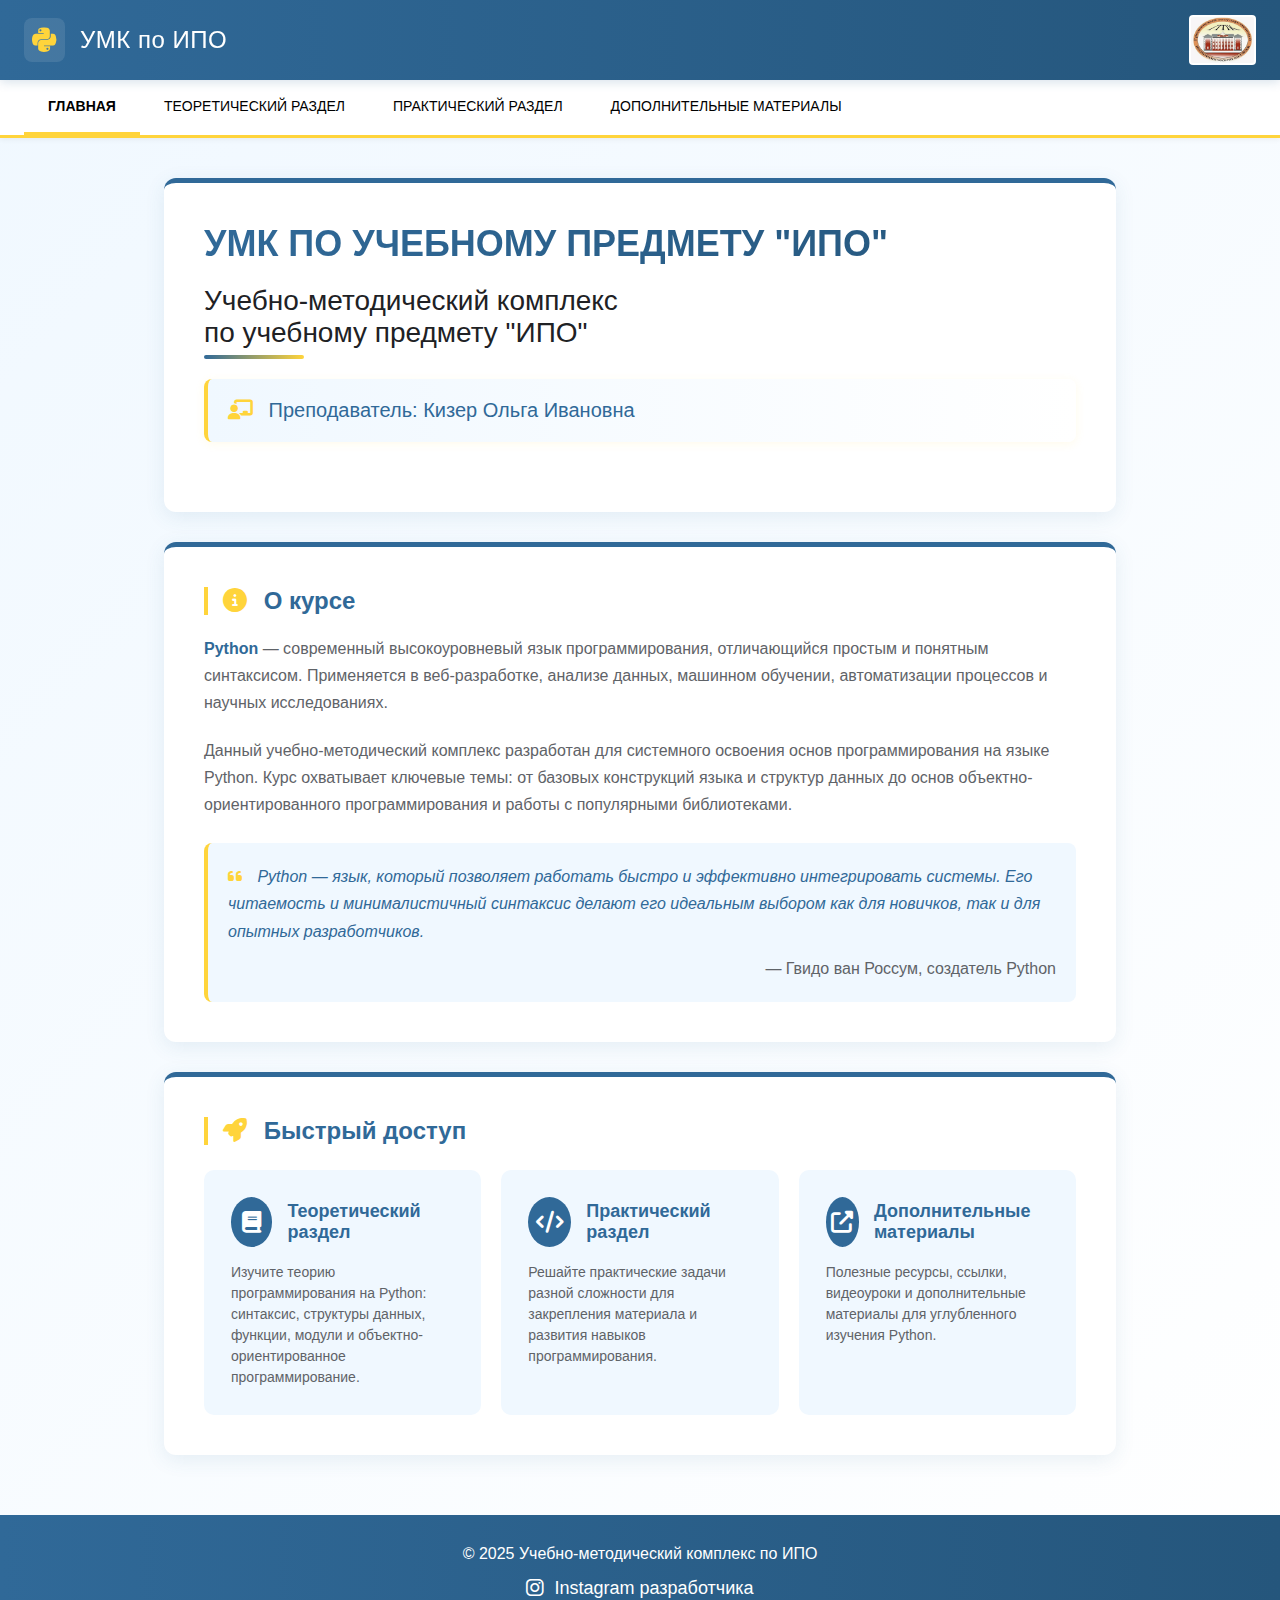
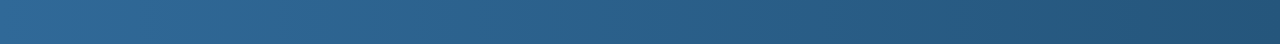
<file: лютый сайт по ИПО/YMK/index.html>
<!DOCTYPE html>
<html lang="ru">
<head>
    <meta charset="UTF-8">
    <meta name="viewport" content="width=device-width, initial-scale=1.0">
    <title>УМК по ИПО - Google Sites</title>
    <link rel="stylesheet" href="https://cdnjs.cloudflare.com/ajax/libs/font-awesome/6.4.0/css/all.min.css">
    <style>
        /* Цветовая палитра Python: синий (#306998) и желтый (#FFD43B) */
        :root {
            --python-blue: #306998;
            --python-blue-dark: #25567c;
            --python-yellow: #FFD43B;
            --python-yellow-dark: #e6bf35;
            --python-light: #f0f8ff;
            --python-gray: #5f6368;
            --python-light-gray: #f8f9fa;
        }
        
        * {
            margin: 0;
            padding: 0;
            box-sizing: border-box;
        }
        
        body {
            font-family: 'Roboto', 'Segoe UI', Arial, sans-serif;
            background: linear-gradient(135deg, var(--python-light) 0%, #ffffff 100%);
            color: #202124;
            min-height: 100vh;
        }
        
        /* Шапка сайта */
        .site-header {
            background: linear-gradient(to right, var(--python-blue), var(--python-blue-dark));
            padding: 15px 24px;
            display: flex;
            justify-content: space-between;
            align-items: center;
            position: sticky;
            top: 0;
            z-index: 100;
            box-shadow: 0 2px 10px rgba(48, 105, 152, 0.2);
        }
        
        .logo {
            display: flex;
            align-items: center;
            gap: 15px;
        }
        
        .logo-icon {
            color: var(--python-yellow);
            font-size: 28px;
            background: rgba(255, 255, 255, 0.1);
            padding: 8px;
            border-radius: 8px;
        }
        
        .site-name {
            font-size: 24px;
            font-weight: 500;
            color: white;
            letter-spacing: 0.5px;
        }
        
        /* Место для фото справа */
        .header-photo {
            display: flex;
            align-items: center;
        }
        
        .institute-photo {
            height: 50px;
            width: auto;
            border-radius: 4px;
            transition: transform 0.3s;
            object-fit: contain;
            background-color: white;
            padding: 2px;
        }
        
        .institute-photo:hover {
            transform: scale(1.05);
        }
        
        /* Навигационная панель */
        .nav-container {
            background: white;
            border-bottom: 3px solid var(--python-yellow);
            padding: 0 24px;
            box-shadow: 0 2px 5px rgba(0,0,0,0.05);
        }
        
        .nav-tabs {
            display: flex;
            list-style: none;
        }
        
        .nav-tab {
            padding: 18px 24px;
            border-bottom: 3px solid transparent;
            cursor: pointer;
            font-size: 14px;
            font-weight: 500;
            color: #000000;
            transition: all 0.3s;
            position: relative;
        }
        
        .nav-tab:hover {
            background-color: rgba(255, 212, 59, 0.1);
            color: #000000;
        }
        
        .nav-tab.active {
            color: #000000;
            border-bottom-color: var(--python-yellow);
            background-color: transparent;
            font-weight: 600;
        }
        
        /* Основной контент */
        .main-content {
            max-width: 1000px;
            margin: 40px auto;
            padding: 0 24px;
        }
        
        .content-card {
            background: white;
            border-radius: 12px;
            padding: 40px;
            box-shadow: 0 5px 20px rgba(48, 105, 152, 0.1);
            border-top: 5px solid var(--python-blue);
            margin-bottom: 30px;
        }
        
        .python-title {
            background: linear-gradient(to right, var(--python-blue), var(--python-blue-dark));
            -webkit-background-clip: text;
            -webkit-text-fill-color: transparent;
            background-clip: text;
        }
        
        .teacher-card {
            background: linear-gradient(to right, var(--python-light), #ffffff);
            border-left: 4px solid var(--python-yellow);
            padding: 20px;
            margin: 30px 0;
            border-radius: 8px;
            box-shadow: 0 2px 10px rgba(255, 212, 59, 0.1);
        }
        
        /* Декор Python */
        .python-decor {
            position: relative;
        }
        
        .python-decor::after {
            content: "";
            position: absolute;
            bottom: -10px;
            left: 0;
            width: 100px;
            height: 4px;
            background: linear-gradient(to right, var(--python-blue), var(--python-yellow));
            border-radius: 2px;
        }
        
        /* Футер */
        .site-footer {
            background: linear-gradient(to right, var(--python-blue), var(--python-blue-dark));
            color: white;
            padding: 30px 24px;
            margin-top: 60px;
            text-align: center;
        }
        
        .footer-content {
            max-width: 1000px;
            margin: 0 auto;
        }
        
        .python-snake {
            font-size: 14px;
            color: var(--python-yellow);
            margin-top: 10px;
            font-family: monospace;
        }
        
        /* Адаптивность */
        @media (max-width: 768px) {
            .site-header, .nav-container {
                padding: 12px 16px;
            }
            
            .main-content {
                padding: 0 16px;
                margin: 20px auto;
            }
            
            .content-card {
                padding: 25px 20px;
            }
            
            .nav-tab {
                padding: 14px 16px;
                font-size: 13px;
            }
            
            .nav-tabs {
                flex-wrap: wrap;
            }
            
            .site-name {
                font-size: 20px;
            }
            
            .institute-photo {
                height: 40px;
            }
        }
        
        @media (max-width: 480px) {
            .institute-photo {
                height: 35px;
            }
        }
    </style>
</head>
<body>
    <!-- Шапка сайта -->
    <header class="site-header">
        <div class="logo">
            <i class="fab fa-python logo-icon"></i>
            <span class="site-name">УМК по ИПО</span>
        </div>
        
        <!-- Место для вашего фото -->
        <div class="header-photo">
            <!-- ВАЖНО: Замените "ваше-фото.png" на имя вашего файла -->
            <img src="GGPK.png" 
                 alt="Герб или логотип института" 
                 class="institute-photo">
        </div>
    </header>
    
    <!-- Навигационная панель -->
    <nav class="nav-container">
        <ul class="nav-tabs">
            <li class="nav-tab active">ГЛАВНАЯ</li>

            <li class="nav-tab" onclick="window.location.href='theory.html'">ТЕОРЕТИЧЕСКИЙ РАЗДЕЛ</li>
            <li class="nav-tab" onclick="window.location.href='practice.html'">ПРАКТИЧЕСКИЙ РАЗДЕЛ</li>
            <li class="nav-tab" onclick="window.location.href='materials.html'">ДОПОЛНИТЕЛЬНЫЕ МАТЕРИАЛЫ</li>
        </ul>
    </nav>
    
    <!-- Основной контент -->
    <main class="main-content">
        <div class="content-card">
            <h1 class="python-title" style="font-size: 36px; font-weight: 600; margin-bottom: 20px;">
                УМК ПО УЧЕБНОМУ ПРЕДМЕТУ "ИПО"
            </h1>
            
            <div class="python-decor">
                <h2 style="font-size: 28px; font-weight: 500; margin-bottom: 30px; color: #202124;">
                    Учебно-методический комплекс<br>по учебному предмету "ИПО"
                </h2>
            </div>
            
            <div class="teacher-card">
                <div style="font-size: 20px; color: var(--python-blue); font-weight: 500;">
                    <i class="fas fa-chalkboard-teacher" style="color: var(--python-yellow); margin-right: 10px;"></i>
                    Преподаватель: Кизер Ольга Ивановна
                </div>
            </div>
        </div>
        
        <!-- Дополнительный контент -->
        <div class="content-card">
            <h3 style="font-size: 24px; margin-bottom: 20px; color: var(--python-blue); border-left: 4px solid var(--python-yellow); padding-left: 15px;">
                <i class="fas fa-info-circle" style="color: var(--python-yellow); margin-right: 10px;"></i>
                О курсе
            </h3>
            <div style="line-height: 1.7; color: var(--python-gray);">
                <p style="margin-bottom: 20px; font-size: 16px;">
                    <strong style="color: var(--python-blue);">Python</strong> — современный высокоуровневый язык программирования, отличающийся простым и понятным синтаксисом. Применяется в веб-разработке, анализе данных, машинном обучении, автоматизации процессов и научных исследованиях.
                </p>
                <p style="margin-bottom: 20px; font-size: 16px;">
                    Данный учебно-методический комплекс разработан для системного освоения основ программирования на языке Python. Курс охватывает ключевые темы: от базовых конструкций языка и структур данных до основ объектно-ориентированного программирования и работы с популярными библиотеками.
                </p>
                <div style="background: var(--python-light); padding: 20px; border-radius: 8px; border-left: 4px solid var(--python-yellow); margin-top: 25px;">
                    <p style="font-style: italic; color: var(--python-blue); margin-bottom: 10px;">
                        <i class="fas fa-quote-left" style="color: var(--python-yellow); margin-right: 10px;"></i>
                        Python — язык, который позволяет работать быстро и эффективно интегрировать системы. Его читаемость и минималистичный синтаксис делают его идеальным выбором как для новичков, так и для опытных разработчиков.
                    </p>
                    <p style="text-align: right; color: var(--python-gray);">
                        — Гвидо ван Россум, создатель Python
                    </p>
                </div>
            </div>
        </div>
        
<!-- Быстрый доступ к разделам -->
<div class="content-card">
    <h3 style="font-size: 24px; margin-bottom: 25px; color: var(--python-blue); border-left: 4px solid var(--python-yellow); padding-left: 15px;">
        <i class="fas fa-rocket" style="color: var(--python-yellow); margin-right: 10px;"></i>
        Быстрый доступ
    </h3>
    <div style="display: grid; grid-template-columns: repeat(auto-fit, minmax(250px, 1fr)); gap: 20px;">
        <!-- Теоретический раздел -->
        <div style="background: var(--python-light); padding: 25px; border-radius: 10px; border: 2px solid transparent; transition: all 0.3s; cursor: pointer;" 
             onclick="window.location.href='theory.html'"
             onmouseover="this.style.borderColor='var(--python-yellow)'; this.style.transform='translateY(-5px)'"
             onmouseout="this.style.borderColor='transparent'; this.style.transform='translateY(0)'">
            <div style="display: flex; align-items: center; gap: 15px; margin-bottom: 15px;">
                <div style="background: var(--python-blue); color: white; width: 50px; height: 50px; border-radius: 50%; display: flex; align-items: center; justify-content: center; font-size: 22px;">
                    <i class="fas fa-book"></i>
                </div>
                <h4 style="font-size: 18px; color: var(--python-blue); font-weight: 600;">Теоретический раздел</h4>
            </div>
            <p style="color: var(--python-gray); font-size: 14px; line-height: 1.5;">
                Изучите теорию программирования на Python: синтаксис, структуры данных, функции, модули и объектно-ориентированное программирование.
            </p>
        </div>
        
        <!-- Практический раздел -->
        <div style="background: var(--python-light); padding: 25px; border-radius: 10px; border: 2px solid transparent; transition: all 0.3s; cursor: pointer;" 
             onclick="window.location.href='practice.html'"
             onmouseover="this.style.borderColor='var(--python-yellow)'; this.style.transform='translateY(-5px)'"
             onmouseout="this.style.borderColor='transparent'; this.style.transform='translateY(0)'">
            <div style="display: flex; align-items: center; gap: 15px; margin-bottom: 15px;">
                <div style="background: var(--python-blue); color: white; width: 50px; height: 50px; border-radius: 50%; display: flex; align-items: center; justify-content: center; font-size: 22px;">
                    <i class="fas fa-code"></i>
                </div>
                <h4 style="font-size: 18px; color: var(--python-blue); font-weight: 600;">Практический раздел</h4>
            </div>
            <p style="color: var(--python-gray); font-size: 14px; line-height: 1.5;">
                Решайте практические задачи разной сложности для закрепления материала и развития навыков программирования.
            </p>
        </div>
        
        <!-- Дополнительные материалы -->
        <div style="background: var(--python-light); padding: 25px; border-radius: 10px; border: 2px solid transparent; transition: all 0.3s; cursor: pointer;" 
             onclick="window.location.href='materials.html'"
             onmouseover="this.style.borderColor='var(--python-yellow)'; this.style.transform='translateY(-5px)'"
             onmouseout="this.style.borderColor='transparent'; this.style.transform='translateY(0)'">
            <div style="display: flex; align-items: center; gap: 15px; margin-bottom: 15px;">
                <div style="background: var(--python-blue); color: white; width: 50px; height: 50px; border-radius: 50%; display: flex; align-items: center; justify-content: center; font-size: 22px;">
                    <i class="fas fa-external-link-alt"></i>
                </div>
                <h4 style="font-size: 18px; color: var(--python-blue); font-weight: 600;">Дополнительные материалы</h4>
            </div>
            <p style="color: var(--python-gray); font-size: 14px; line-height: 1.5;">
                Полезные ресурсы, ссылки, видеоуроки и дополнительные материалы для углубленного изучения Python.
            </p>
        </div>
    </div>
</div>
</main>
    <!-- Футер -->
    <footer class="site-footer">
    <div class="footer-content">
        <div style="font-size: 16px; margin-bottom: 10px;">
            © 2025 Учебно-методический комплекс по ИПО
        </div>
        
        <!-- Соцсети -->
        <div style="margin: 15px 0;">
           <a href="https://instagram.com/andrey_paznanski" 
   target="_blank" 
   rel="noopener noreferrer"
   style="color: white; margin: 0 10px; font-size: 18px; text-decoration: none; transition: all 0.3s; display: inline-flex; align-items: center; gap: 10px;"
   onmouseover="this.style.color='var(--python-yellow)'; this.style.transform='translateY(-2px)'"
   onmouseout="this.style.color='white'; this.style.transform='translateY(0)'">
    <i class="fab fa-instagram" style="font-size: 20px;"></i>
    <span>Instagram разработчика</span>
</a>
    
    <script>
        // Обработка навигации
        document.addEventListener('DOMContentLoaded', function() {
            const navTabs = document.querySelectorAll('.nav-tab');
            navTabs.forEach(tab => {
                tab.addEventListener('click', function() {
                    // Удаляем класс active у всех вкладок
                    navTabs.forEach(t => t.classList.remove('active'));
                    // Добавляем класс active текущей вкладке
                    this.classList.add('active');
                    
                    // Если это не текущая страница, переходим по ссылке
                    const page = this.textContent.trim();
                    
                    switch(page) {
                        case 'ГЛАВНАЯ':
                            break;
                        case 'ТЕОРЕТИЧЕСКИЙ РАЗДЕЛ':
                            window.location.href = 'theory.html';
                            break;
                        case 'ПРАКТИЧЕСКИЙ РАЗДЕЛ':
                            window.location.href = 'practice.html';
                            break;
                        case 'ДОПОЛНИТЕЛЬНЫЕ МАТЕРИАЛЫ':
                            window.location.href = 'materials.html';
                            break;
                    }
                });
            });
            
            // Добавляем иконку Python в заголовок вкладки
            document.title = "🐍 " + document.title;
        });
    </script>
</body>
</html>
</file>
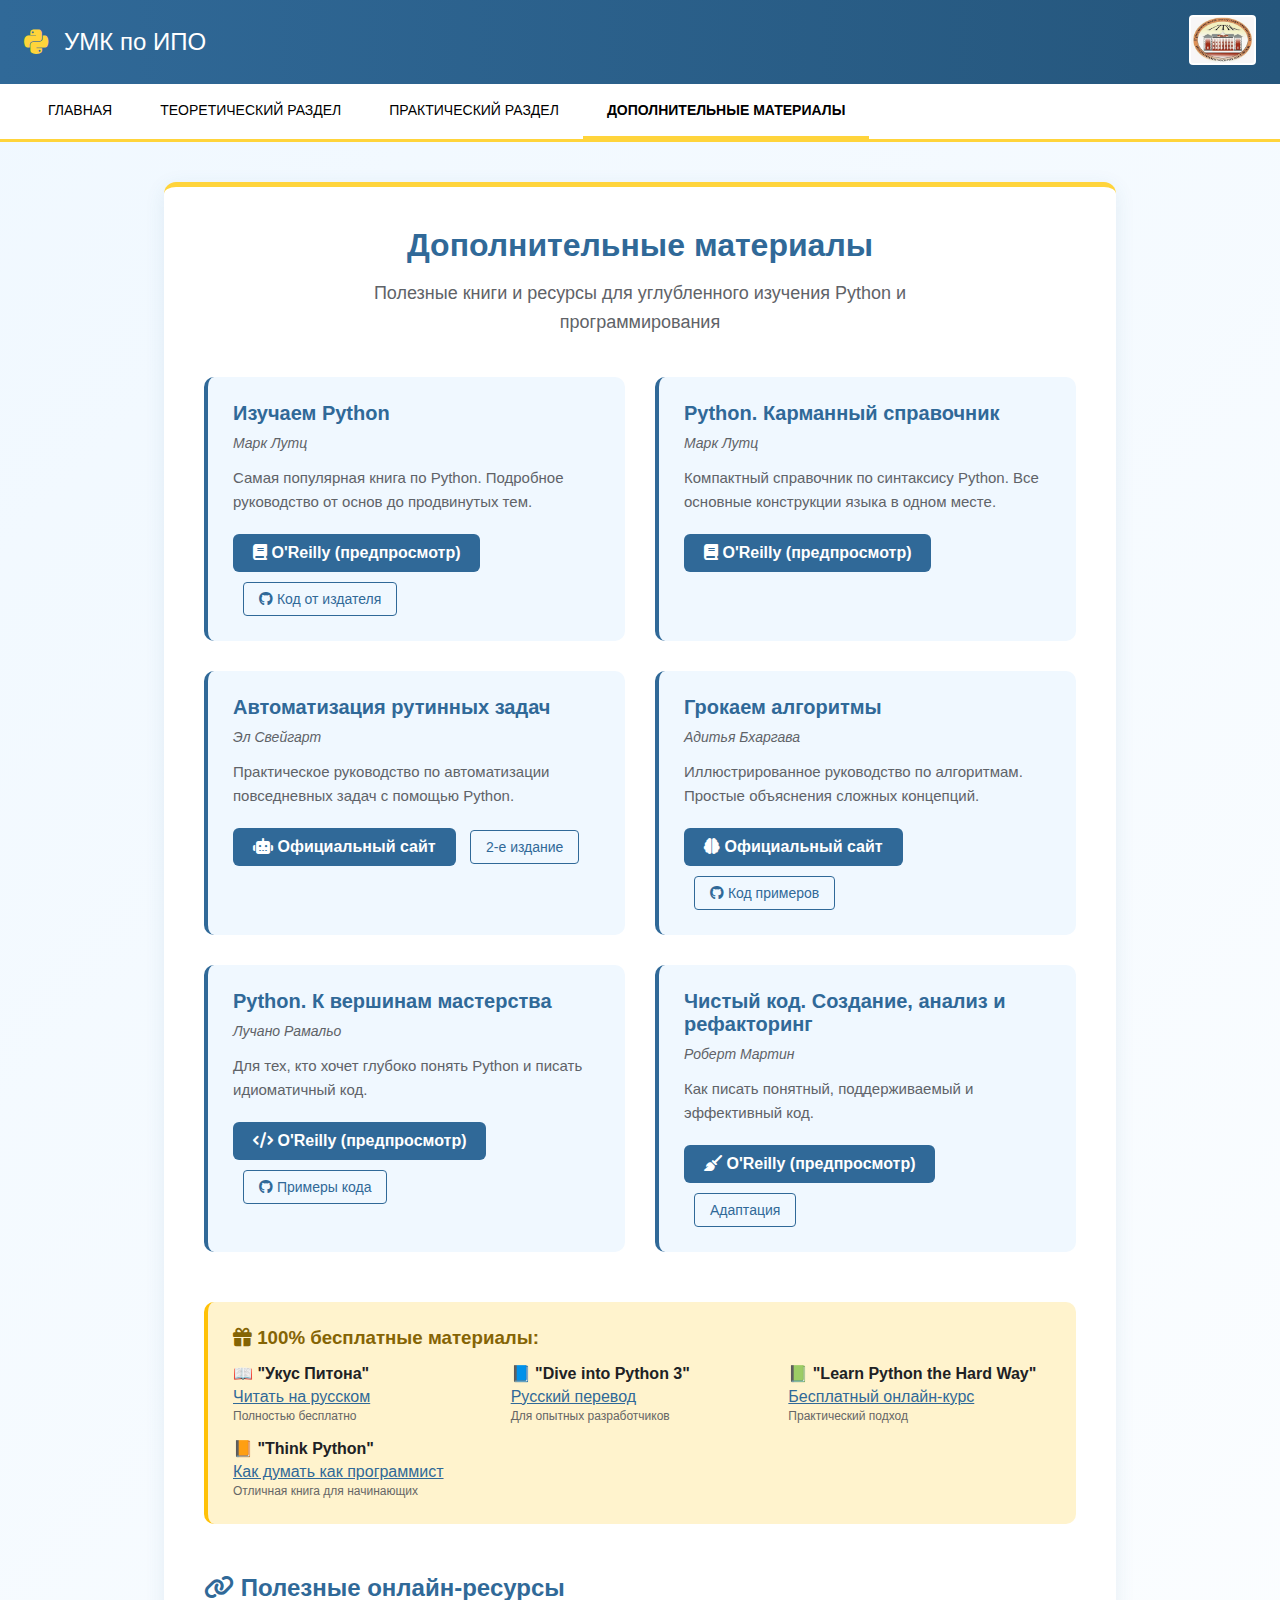
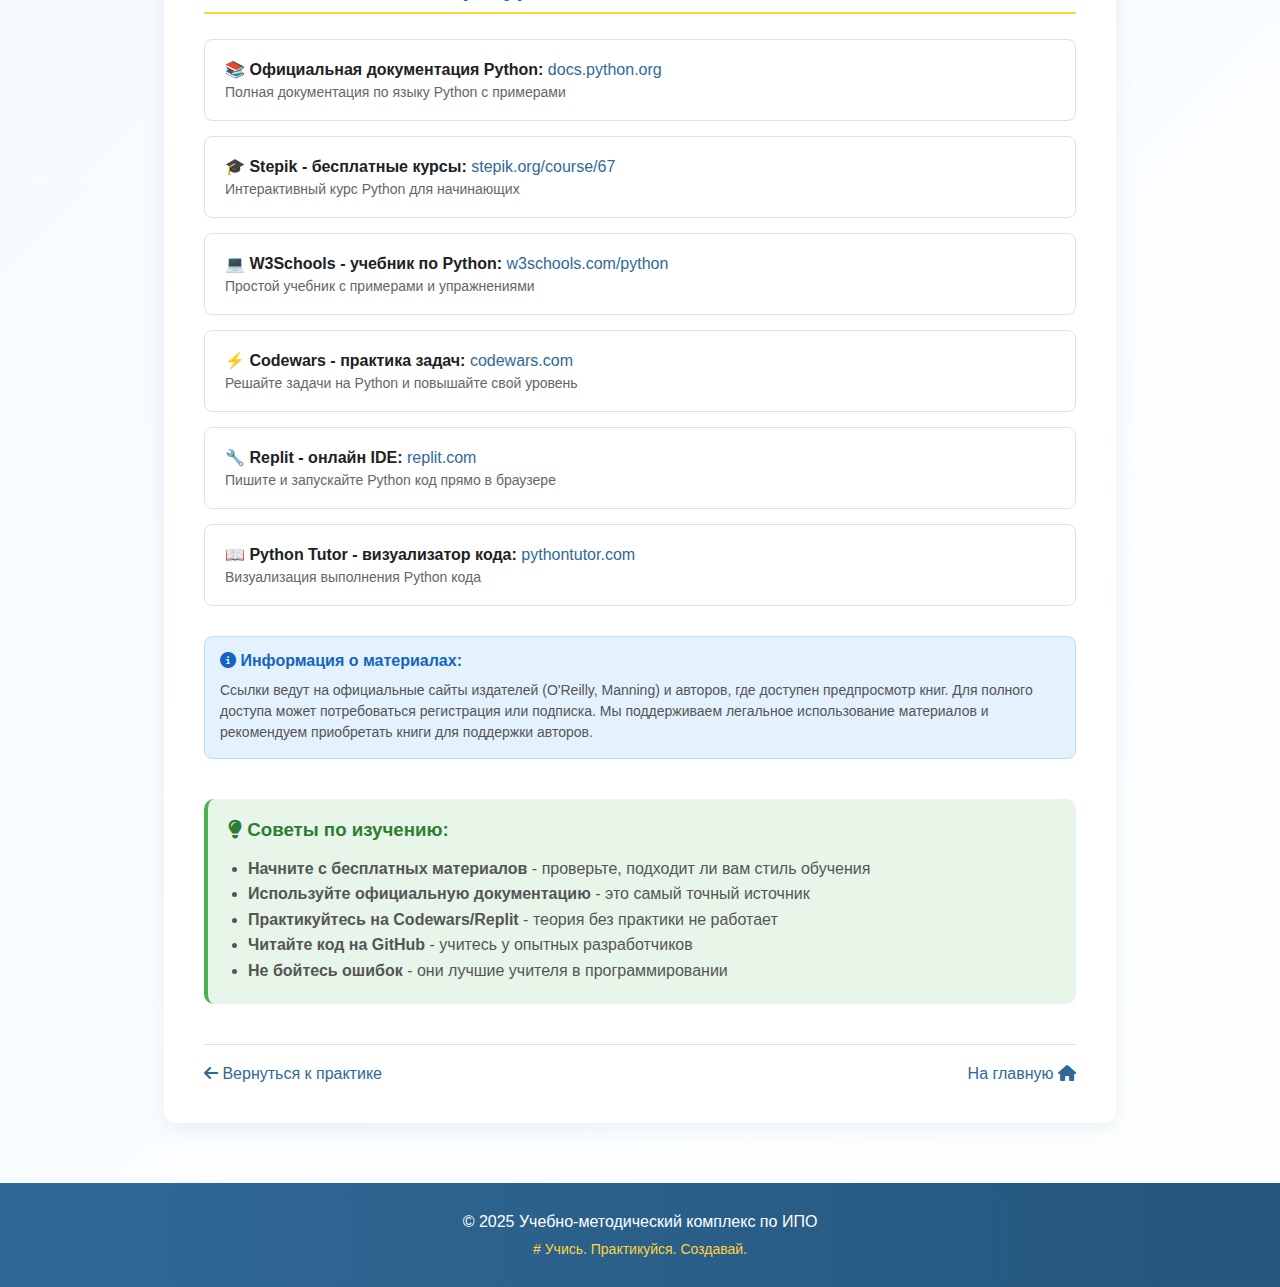
<file: лютый сайт по ИПО/YMK/materials.html>
<!DOCTYPE html>
<html lang="ru">
<head>
    <meta charset="UTF-8">
    <meta name="viewport" content="width=device-width, initial-scale=1.0">
    <title>Дополнительные материалы - УМК по ИПО</title>
    <link rel="stylesheet" href="https://cdnjs.cloudflare.com/ajax/libs/font-awesome/6.4.0/css/all.min.css">
    <style>
        /* Цветовая палитра Python: синий (#306998) и желтый (#FFD43B) */
        :root {
            --python-blue: #306998;
            --python-blue-dark: #25567c;
            --python-yellow: #FFD43B;
            --python-yellow-dark: #e6bf35;
            --python-light: #f0f8ff;
            --python-gray: #5f6368;
        }
        
        * {
            margin: 0;
            padding: 0;
            box-sizing: border-box;
        }
        
        body {
            font-family: 'Roboto', 'Segoe UI', Arial, sans-serif;
            background: linear-gradient(135deg, var(--python-light) 0%, #ffffff 100%);
            color: #202124;
            min-height: 100vh;
        }
        
        /* Шапка сайта */
        .site-header {
            background: linear-gradient(to right, var(--python-blue), var(--python-blue-dark));
            padding: 15px 24px;
            display: flex;
            justify-content: space-between;
            align-items: center;
            position: sticky;
            top: 0;
            z-index: 100;
        }
        
        .logo {
            display: flex;
            align-items: center;
            gap: 15px;
        }
        
        .logo-icon {
            color: var(--python-yellow);
            font-size: 28px;
        }
        
        .site-name {
            font-size: 24px;
            font-weight: 500;
            color: white;
        }
        
        .header-photo img {
            height: 50px;
            width: auto;
            border-radius: 4px;
            background-color: white;
            padding: 2px;
        }
        
        /* Навигация */
        .nav-container {
            background: white;
            border-bottom: 3px solid var(--python-yellow);
            padding: 0 24px;
        }
        
        .nav-tabs {
            display: flex;
            list-style: none;
        }
        
        .nav-tab {
            padding: 18px 24px;
            border-bottom: 3px solid transparent;
            cursor: pointer;
            font-size: 14px;
            font-weight: 500;
            color: #000000;
            transition: all 0.3s;
        }
        
        .nav-tab:hover {
            background-color: rgba(255, 212, 59, 0.1);
        }
        
        .nav-tab.active {
            border-bottom-color: var(--python-yellow);
            font-weight: 600;
        }
        
        /* Основной контент */
        .main-content {
            max-width: 1000px;
            margin: 40px auto;
            padding: 0 24px;
        }
        
        .content-card {
            background: white;
            border-radius: 12px;
            padding: 40px;
            box-shadow: 0 5px 20px rgba(48, 105, 152, 0.1);
            border-top: 5px solid var(--python-yellow);
        }
        
        .section-header {
            text-align: center;
            margin-bottom: 40px;
        }
        
        .section-title {
            font-size: 32px;
            font-weight: 600;
            color: var(--python-blue);
            margin-bottom: 15px;
        }
        
        .section-subtitle {
            font-size: 18px;
            color: var(--python-gray);
            max-width: 600px;
            margin: 0 auto;
            line-height: 1.6;
        }
        
        /* Книги */
        .books-grid {
            display: grid;
            grid-template-columns: repeat(auto-fill, minmax(300px, 1fr));
            gap: 30px;
            margin-bottom: 50px;
        }
        
        .book-card {
            background: var(--python-light);
            border-radius: 10px;
            padding: 25px;
            border-left: 4px solid var(--python-blue);
            transition: all 0.3s;
        }
        
        .book-card:hover {
            transform: translateY(-5px);
            box-shadow: 0 8px 20px rgba(48, 105, 152, 0.15);
        }
        
        .book-title {
            font-size: 20px;
            font-weight: 600;
            color: var(--python-blue);
            margin-bottom: 10px;
        }
        
        .book-author {
            color: var(--python-gray);
            font-size: 14px;
            margin-bottom: 15px;
            font-style: italic;
        }
        
        .book-description {
            color: var(--python-gray);
            line-height: 1.6;
            margin-bottom: 20px;
            font-size: 15px;
        }
        
        .book-link {
            display: inline-block;
            background: var(--python-blue);
            color: white;
            text-decoration: none;
            padding: 10px 20px;
            border-radius: 6px;
            font-weight: 600;
            transition: all 0.3s;
            margin-bottom: 10px;
        }
        
        .book-link:hover {
            background: var(--python-blue-dark);
        }
        
        .secondary-link {
            display: inline-block;
            margin-left: 10px;
            color: var(--python-blue);
            font-size: 14px;
            text-decoration: none;
            padding: 8px 15px;
            border: 1px solid var(--python-blue);
            border-radius: 4px;
        }
        
        .secondary-link:hover {
            background: rgba(48, 105, 152, 0.1);
        }
        
        /* Полезные ресурсы */
        .resources {
            margin-top: 50px;
        }
        
        .resources h3 {
            font-size: 24px;
            color: var(--python-blue);
            margin-bottom: 25px;
            padding-bottom: 10px;
            border-bottom: 2px solid var(--python-yellow);
        }
        
        .resource-item {
            background: white;
            padding: 20px;
            border-radius: 8px;
            margin-bottom: 15px;
            border: 1px solid #e0e0e0;
        }
        
        .resource-item a {
            color: var(--python-blue);
            text-decoration: none;
            font-weight: 500;
        }
        
        .resource-item a:hover {
            text-decoration: underline;
        }
        
        /* Футер */
        .site-footer {
            background: linear-gradient(to right, var(--python-blue), var(--python-blue-dark));
            color: white;
            padding: 30px 24px;
            margin-top: 60px;
            text-align: center;
        }
        
        /* Адаптивность */
        @media (max-width: 768px) {
            .main-content {
                padding: 0 16px;
                margin: 20px auto;
            }
            
            .content-card {
                padding: 25px 20px;
            }
            
            .nav-tab {
                padding: 14px 16px;
                font-size: 13px;
            }
            
            .books-grid {
                grid-template-columns: 1fr;
            }
            
            .secondary-link {
                display: block;
                margin-left: 0;
                margin-top: 10px;
            }
        }
    </style>
</head>
<body>
    <!-- Шапка сайта -->
    <header class="site-header">
        <div class="logo">
            <i class="fab fa-python logo-icon"></i>
            <span class="site-name">УМК по ИПО</span>
        </div>
        
        <div class="header-photo">
            <img src="GGPK.png" alt="Герб колледжа">
        </div>
    </header>
    
    <!-- Навигация -->
    <nav class="nav-container">
        <ul class="nav-tabs">
            <li class="nav-tab" onclick="window.location.href='index.html'">ГЛАВНАЯ</li>
            <li class="nav-tab" onclick="window.location.href='theory.html'">ТЕОРЕТИЧЕСКИЙ РАЗДЕЛ</li>
            <li class="nav-tab" onclick="window.location.href='practice.html'">ПРАКТИЧЕСКИЙ РАЗДЕЛ</li>
            <li class="nav-tab active">ДОПОЛНИТЕЛЬНЫЕ МАТЕРИАЛЫ</li>
        </ul>
    </nav>
    
    <!-- Основной контент -->
    <main class="main-content">
        <div class="content-card">
            <!-- Заголовок -->
            <div class="section-header">
                <h1 class="section-title">Дополнительные материалы</h1>
                <p class="section-subtitle">
                    Полезные книги и ресурсы для углубленного изучения Python и программирования
                </p>
            </div>
            
            <!-- Книги -->
            <div class="books-grid">
                <!-- Книга 1: Изучаем Python -->
                <div class="book-card">
                    <h3 class="book-title">Изучаем Python</h3>
                    <p class="book-author">Марк Лутц</p>
                    <p class="book-description">
                        Самая популярная книга по Python. Подробное руководство от основ до продвинутых тем.
                    </p>
                    <a href="https://www.oreilly.com/library/view/learning-python-5th/9781449355722/" 
                       target="_blank" 
                       class="book-link">
                        <i class="fas fa-book"></i> O'Reilly (предпросмотр)
                    </a>
                    <a href="https://github.com/O'ReillyMedia" 
                       target="_blank" 
                       class="secondary-link">
                        <i class="fab fa-github"></i> Код от издателя
                    </a>
                </div>
                
                <!-- Книга 2: Python. Карманный справочник -->
                <div class="book-card">
                    <h3 class="book-title">Python. Карманный справочник</h3>
                    <p class="book-author">Марк Лутц</p>
                    <p class="book-description">
                        Компактный справочник по синтаксису Python. Все основные конструкции языка в одном месте.
                    </p>
                    <a href="https://www.oreilly.com/library/view/python-pocket-reference/9781449357016/" 
                       target="_blank" 
                       class="book-link">
                        <i class="fas fa-book"></i> O'Reilly (предпросмотр)
                    </a>
                </div>
                
                <!-- Книга 3: Автоматизация рутинных задач -->
                <div class="book-card">
                    <h3 class="book-title">Автоматизация рутинных задач</h3>
                    <p class="book-author">Эл Свейгарт</p>
                    <p class="book-description">
                        Практическое руководство по автоматизации повседневных задач с помощью Python.
                    </p>
                    <a href="https://automatetheboringstuff.com/" 
                       target="_blank" 
                       class="book-link">
                        <i class="fas fa-robot"></i> Официальный сайт
                    </a>
                    <a href="https://automatetheboringstuff.com/2e/" 
                       target="_blank" 
                       class="secondary-link">
                        2-е издание
                    </a>
                </div>
                
                <!-- Книга 4: Грокаем алгоритмы -->
                <div class="book-card">
                    <h3 class="book-title">Грокаем алгоритмы</h3>
                    <p class="book-author">Адитья Бхаргава</p>
                    <p class="book-description">
                        Иллюстрированное руководство по алгоритмам. Простые объяснения сложных концепций.
                    </p>
                    <a href="https://www.manning.com/books/grokking-algorithms" 
                       target="_blank" 
                       class="book-link">
                        <i class="fas fa-brain"></i> Официальный сайт
                    </a>
                    <a href="https://github.com/egonSchiele/grokking_algorithms" 
                       target="_blank" 
                       class="secondary-link">
                        <i class="fab fa-github"></i> Код примеров
                    </a>
                </div>
                
                <!-- Книга 5: Python. К вершинам мастерства -->
                <div class="book-card">
                    <h3 class="book-title">Python. К вершинам мастерства</h3>
                    <p class="book-author">Лучано Рамальо</p>
                    <p class="book-description">
                        Для тех, кто хочет глубоко понять Python и писать идиоматичный код.
                    </p>
                    <a href="https://www.oreilly.com/library/view/fluent-python/9781491946237/" 
                       target="_blank" 
                       class="book-link">
                        <i class="fas fa-code"></i> O'Reilly (предпросмотр)
                    </a>
                    <a href="https://github.com/fluentpython" 
                       target="_blank" 
                       class="secondary-link">
                        <i class="fab fa-github"></i> Примеры кода
                    </a>
                </div>
                
                <!-- Книга 6: Чистый код -->
                <div class="book-card">
                    <h3 class="book-title">Чистый код. Создание, анализ и рефакторинг</h3>
                    <p class="book-author">Роберт Мартин</p>
                    <p class="book-description">
                        Как писать понятный, поддерживаемый и эффективный код.
                    </p>
                    <a href="https://www.oreilly.com/library/view/clean-code-a/9780136083238/" 
                       target="_blank" 
                       class="book-link">
                        <i class="fas fa-broom"></i> O'Reilly (предпросмотр)
                    </a>
                    <a href="https://github.com/ryanmcdermott/clean-code-javascript" 
                       target="_blank" 
                       class="secondary-link">
                        Адаптация
                    </a>
                </div>
            </div>
            
            <!-- Бесплатные материалы -->
            <div style="background: #fff3cd; padding: 25px; border-radius: 10px; margin: 30px 0; border-left: 4px solid #ffc107;">
                <h3 style="color: #856404; margin-bottom: 15px;">
                    <i class="fas fa-gift"></i> 100% бесплатные материалы:
                </h3>
                <div style="display: grid; grid-template-columns: repeat(auto-fill, minmax(250px, 1fr)); gap: 15px;">
                    <div>
                        <strong>📖 "Укус Питона"</strong>
                        <a href="https://wombat.org.ua/AByteOfPython/" target="_blank" style="display: block; color: #306998; margin-top: 5px;">
                            Читать на русском
                        </a>
                        <span style="font-size: 12px; color: #666;">Полностью бесплатно</span>
                    </div>
                    <div>
                        <strong>📘 "Dive into Python 3"</strong>
                        <a href="https://diveintopython3.ru/" target="_blank" style="display: block; color: #306998; margin-top: 5px;">
                            Русский перевод
                        </a>
                        <span style="font-size: 12px; color: #666;">Для опытных разработчиков</span>
                    </div>
                    <div>
                        <strong>📗 "Learn Python the Hard Way"</strong>
                        <a href="https://learnpythonthehardway.org/python3/" target="_blank" style="display: block; color: #306998; margin-top: 5px;">
                            Бесплатный онлайн-курс
                        </a>
                        <span style="font-size: 12px; color: #666;">Практический подход</span>
                    </div>
                    <div>
                        <strong>📙 "Think Python"</strong>
                        <a href="https://greenteapress.com/wp/think-python-2e/" target="_blank" style="display: block; color: #306998; margin-top: 5px;">
                            Как думать как программист
                        </a>
                        <span style="font-size: 12px; color: #666;">Отличная книга для начинающих</span>
                    </div>
                </div>
            </div>
            
            <!-- Полезные ресурсы -->
            <div class="resources">
                <h3><i class="fas fa-link"></i> Полезные онлайн-ресурсы</h3>
                
                <div class="resource-item">
                    <strong>📚 Официальная документация Python:</strong>
                    <a href="https://docs.python.org/3/" target="_blank">docs.python.org</a>
                    <p style="margin-top: 5px; color: #666; font-size: 14px;">
                        Полная документация по языку Python с примерами
                    </p>
                </div>
                
                <div class="resource-item">
                    <strong>🎓 Stepik - бесплатные курсы:</strong>
                    <a href="https://stepik.org/course/67/promo" target="_blank">stepik.org/course/67</a>
                    <p style="margin-top: 5px; color: #666; font-size: 14px;">
                        Интерактивный курс Python для начинающих
                    </p>
                </div>
                
                <div class="resource-item">
                    <strong>💻 W3Schools - учебник по Python:</strong>
                    <a href="https://www.w3schools.com/python/" target="_blank">w3schools.com/python</a>
                    <p style="margin-top: 5px; color: #666; font-size: 14px;">
                        Простой учебник с примерами и упражнениями
                    </p>
                </div>
                
                <div class="resource-item">
                    <strong>⚡ Codewars - практика задач:</strong>
                    <a href="https://www.codewars.com/" target="_blank">codewars.com</a>
                    <p style="margin-top: 5px; color: #666; font-size: 14px;">
                        Решайте задачи на Python и повышайте свой уровень
                    </p>
                </div>
                
                <div class="resource-item">
                    <strong>🔧 Replit - онлайн IDE:</strong>
                    <a href="https://replit.com/" target="_blank">replit.com</a>
                    <p style="margin-top: 5px; color: #666; font-size: 14px;">
                        Пишите и запускайте Python код прямо в браузере
                    </p>
                </div>
                
                <div class="resource-item">
                    <strong>📖 Python Tutor - визуализатор кода:</strong>
                    <a href="https://pythontutor.com/" target="_blank">pythontutor.com</a>
                    <p style="margin-top: 5px; color: #666; font-size: 14px;">
                        Визуализация выполнения Python кода
                    </p>
                </div>
            </div>
            
            <!-- Важное примечание -->
            <div style="background: #e3f2fd; padding: 15px; border-radius: 8px; margin: 30px 0; border: 1px solid #bbdefb;">
                <h4 style="color: #1565c0; margin-bottom: 10px;">
                    <i class="fas fa-info-circle"></i> Информация о материалах:
                </h4>
                <p style="color: #555; font-size: 14px; line-height: 1.5;">
                    Ссылки ведут на официальные сайты издателей (O'Reilly, Manning) и авторов, где доступен 
                    предпросмотр книг. Для полного доступа может потребоваться регистрация или подписка. 
                    Мы поддерживаем легальное использование материалов и рекомендуем приобретать книги для 
                    поддержки авторов.
                </p>
            </div>
            
            <!-- Советы -->
            <div style="background: #e8f5e9; padding: 20px; border-radius: 10px; margin-top: 40px; border-left: 4px solid #4caf50;">
                <h3 style="color: #2e7d32; margin-bottom: 15px;">
                    <i class="fas fa-lightbulb"></i> Советы по изучению:
                </h3>
                <ul style="color: #555; line-height: 1.6; padding-left: 20px;">
                    <li><strong>Начните с бесплатных материалов</strong> - проверьте, подходит ли вам стиль обучения</li>
                    <li><strong>Используйте официальную документацию</strong> - это самый точный источник</li>
                    <li><strong>Практикуйтесь на Codewars/Replit</strong> - теория без практики не работает</li>
                    <li><strong>Читайте код на GitHub</strong> - учитесь у опытных разработчиков</li>
                    <li><strong>Не бойтесь ошибок</strong> - они лучшие учителя в программировании</li>
                </ul>
            </div>
            
            <!-- Навигация -->
            <div style="display: flex; justify-content: space-between; margin-top: 40px; padding-top: 20px; border-top: 1px solid #e0e0e0;">
                <a href="practice.html" style="color: var(--python-blue); text-decoration: none; font-weight: 500;">
                    <i class="fas fa-arrow-left"></i> Вернуться к практике
                </a>
                <a href="index.html" style="color: var(--python-blue); text-decoration: none; font-weight: 500;">
                    На главную <i class="fas fa-home"></i>
                </a>
            </div>
        </div>
    </main>
    
    <!-- Футер -->
    <footer class="site-footer">
        <div class="footer-content">
            <div style="font-size: 16px; margin-bottom: 10px;">
                © 2025 Учебно-методический комплекс по ИПО
            </div>
            <div style="color: var(--python-yellow); font-size: 14px; margin-top: 10px;">
                # Учись. Практикуйся. Создавай.
            </div>
        </div>
    </footer>
    
    <script>
        // Обработка навигации
        document.addEventListener('DOMContentLoaded', function() {
            const navTabs = document.querySelectorAll('.nav-tab');
            navTabs.forEach(tab => {
                tab.addEventListener('click', function() {
                    navTabs.forEach(t => t.classList.remove('active'));
                    this.classList.add('active');
                    
                    const page = this.textContent.trim();
                    if (page === 'ГЛАВНАЯ') window.location.href = 'index.html';
                    if (page === 'ТЕОРЕТИЧЕСКИЙ РАЗДЕЛ') window.location.href = 'theory.html';
                    if (page === 'ПРАКТИЧЕСКИЙ РАЗДЕЛ') window.location.href = 'practice.html';
                });
            });
            
            // Проверка ссылок при клике (опционально)
            document.querySelectorAll('a').forEach(link => {
                link.addEventListener('click', function(e) {
                    console.log('Переход по ссылке:', this.href);
                });
            });
        });
    </script>
</body>
</html>
</file>
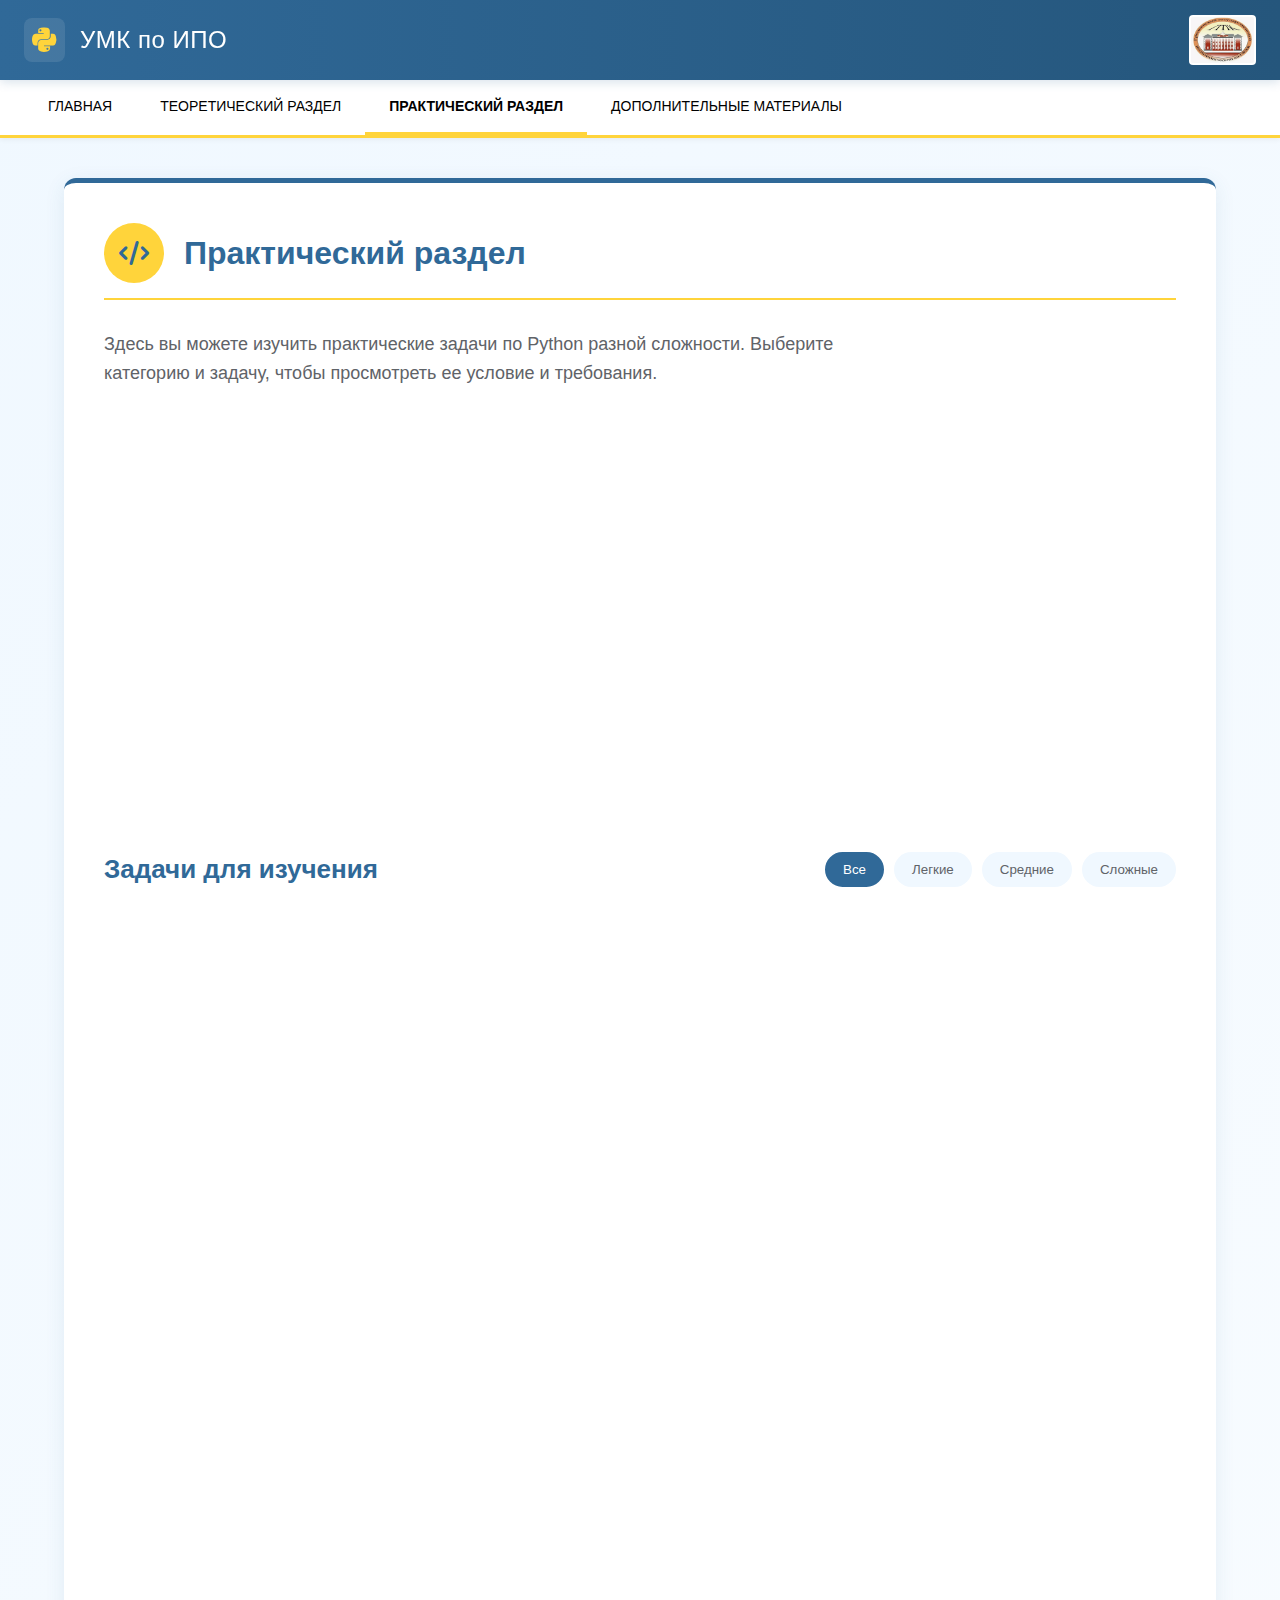
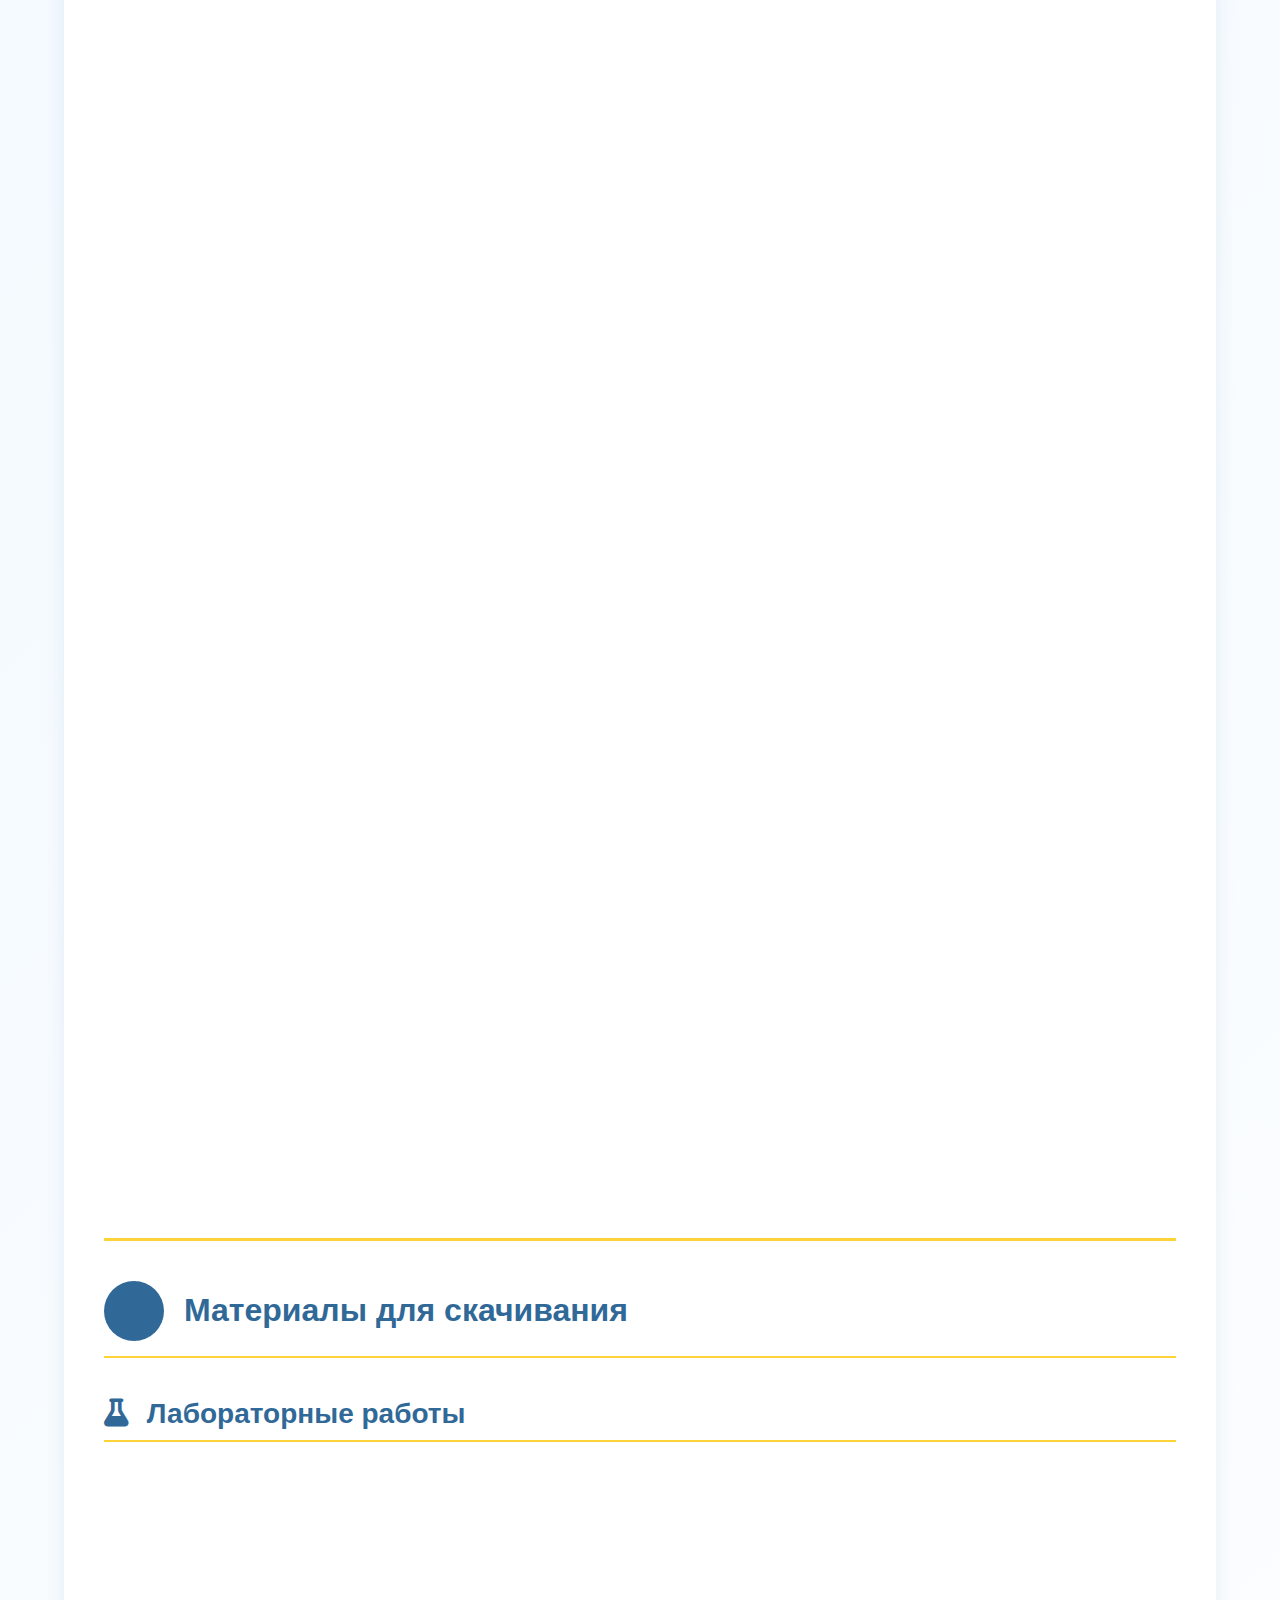
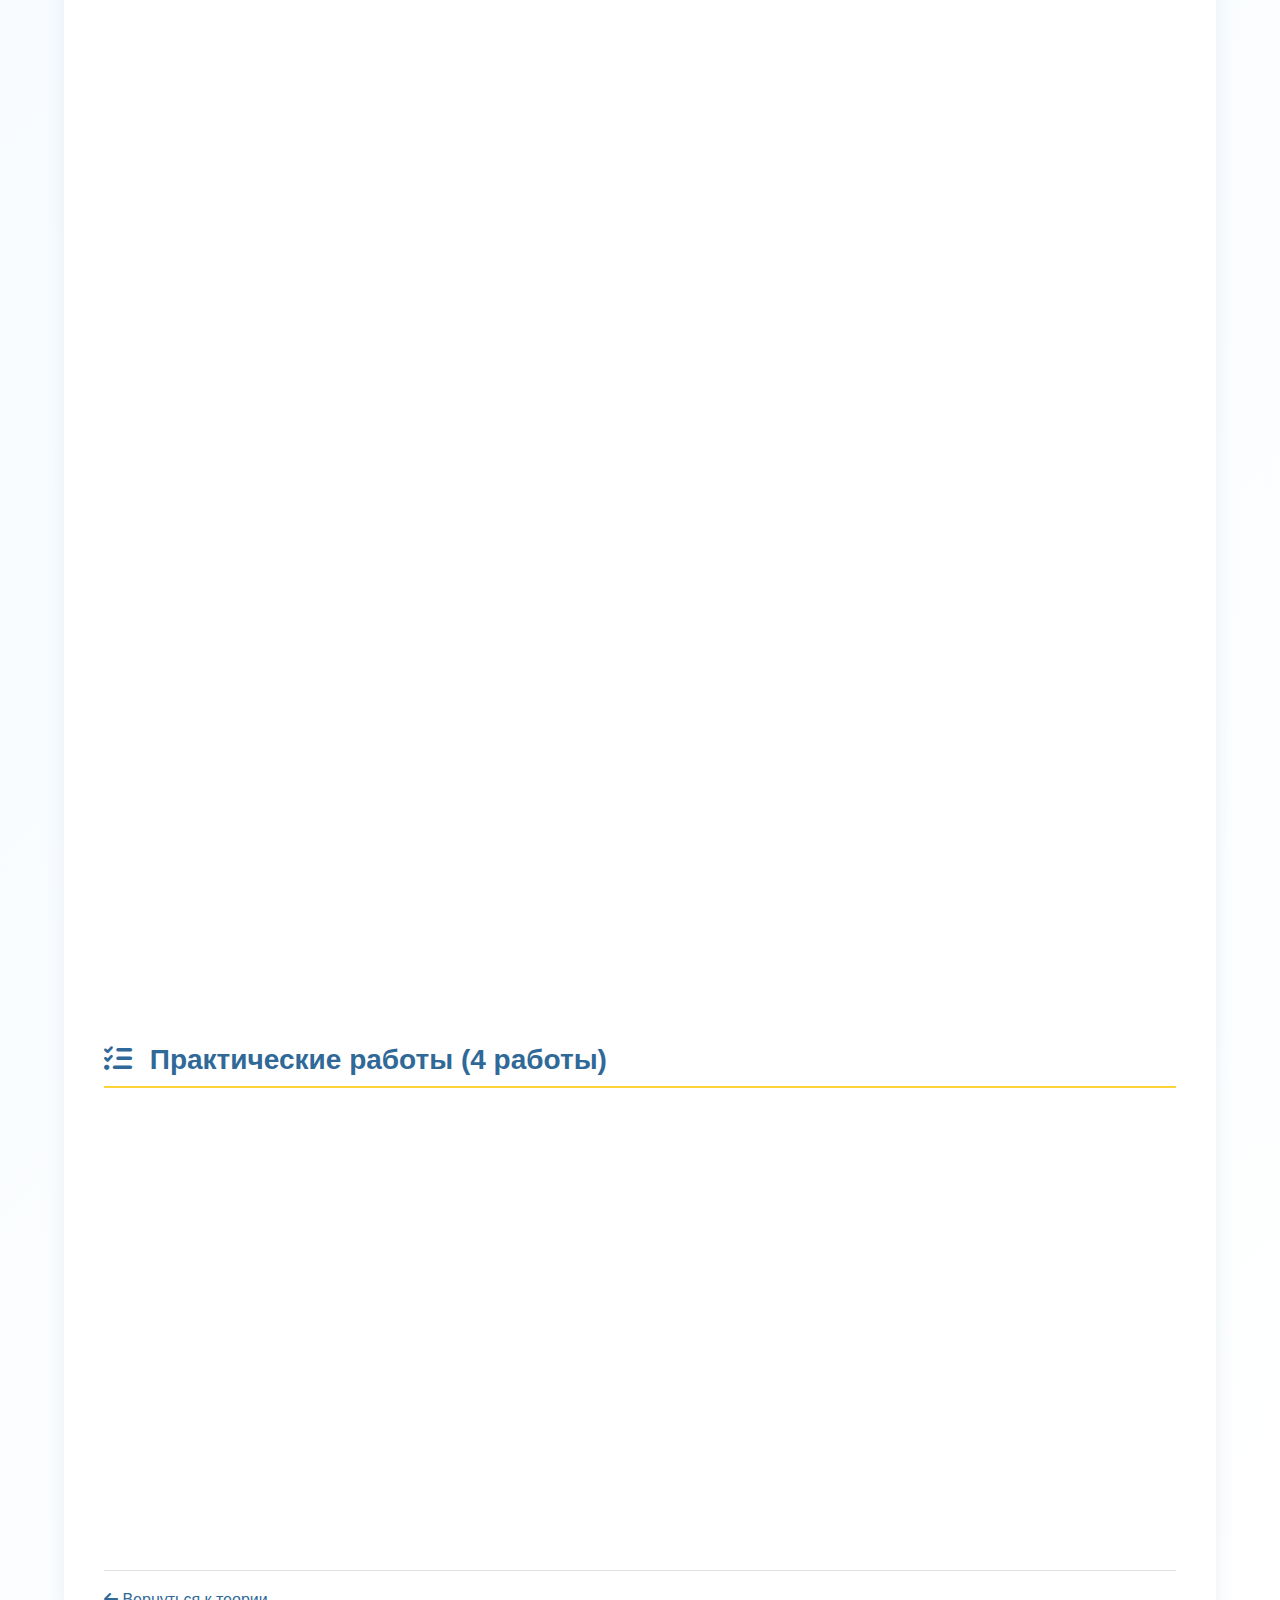
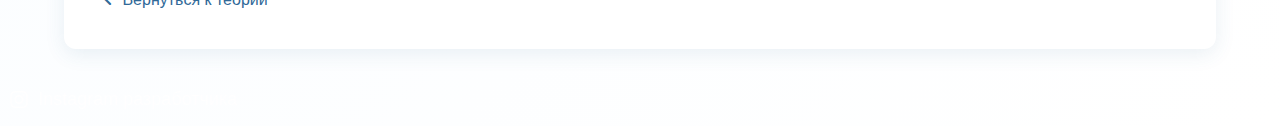
<file: лютый сайт по ИПО/YMK/practice.html>
<!DOCTYPE html>
<html lang="ru">
<head>
    <meta charset="UTF-8">
    <meta name="viewport" content="width=device-width, initial-scale=1.0">
    <title>Практический раздел - УМК по ИПО</title>
    <link rel="stylesheet" href="https://cdnjs.cloudflare.com/ajax/libs/font-awesome/6.4.0/css/all.min.css">
    <style>
        /* Цветовая палитра Python: синий (#306998) и желтый (#FFD43B) */
        :root {
            --python-blue: #306998;
            --python-blue-dark: #25567c;
            --python-yellow: #FFD43B;
            --python-yellow-dark: #e6bf35;
            --python-light: #f0f8ff;
            --python-gray: #5f6368;
            --python-light-gray: #f8f9fa;
        }
        
        * {
            margin: 0;
            padding: 0;
            box-sizing: border-box;
        }
        
        body {
            font-family: 'Roboto', 'Segoe UI', Arial, sans-serif;
            background: linear-gradient(135deg, var(--python-light) 0%, #ffffff 100%);
            color: #202124;
            min-height: 100vh;
        }
        
        /* Шапка сайта */
        .site-header {
            background: linear-gradient(to right, var(--python-blue), var(--python-blue-dark));
            padding: 15px 24px;
            display: flex;
            justify-content: space-between;
            align-items: center;
            position: sticky;
            top: 0;
            z-index: 100;
            box-shadow: 0 2px 10px rgba(48, 105, 152, 0.2);
        }
        
        .logo {
            display: flex;
            align-items: center;
            gap: 15px;
        }
        
        .logo-icon {
            color: var(--python-yellow);
            font-size: 28px;
            background: rgba(255, 255, 255, 0.1);
            padding: 8px;
            border-radius: 8px;
        }
        
        .site-name {
            font-size: 24px;
            font-weight: 500;
            color: white;
            letter-spacing: 0.5px;
        }
        
        /* Место для фото справа */
        .header-photo {
            display: flex;
            align-items: center;
        }
        
        .institute-photo {
            height: 50px;
            width: auto;
            border-radius: 4px;
            transition: transform 0.3s;
            object-fit: contain;
            background-color: white;
            padding: 2px;
        }
        
        .institute-photo:hover {
            transform: scale(1.05);
        }
        
        /* Навигационная панель */
        .nav-container {
            background: white;
            border-bottom: 3px solid var(--python-yellow);
            padding: 0 24px;
            box-shadow: 0 2px 5px rgba(0,0,0,0.05);
        }
        
        .nav-tabs {
            display: flex;
            list-style: none;
        }
        
        .nav-tab {
            padding: 18px 24px;
            border-bottom: 3px solid transparent;
            cursor: pointer;
            font-size: 14px;
            font-weight: 500;
            color: #000000;
            transition: all 0.3s;
            position: relative;
        }
        
        .nav-tab:hover {
            background-color: rgba(255, 212, 59, 0.1);
            color: #000000;
        }
        
        .nav-tab.active {
            color: #000000;
            border-bottom-color: var(--python-yellow);
            background-color: transparent;
            font-weight: 600;
        }
        
        /* Основной контент */
        .main-content {
            max-width: 1200px;
            margin: 40px auto;
            padding: 0 24px;
        }
        
        .content-card {
            background: white;
            border-radius: 12px;
            padding: 40px;
            box-shadow: 0 5px 20px rgba(48, 105, 152, 0.1);
            border-top: 5px solid var(--python-blue);
            margin-bottom: 30px;
        }
        
        .section-header {
            display: flex;
            align-items: center;
            margin-bottom: 30px;
            padding-bottom: 15px;
            border-bottom: 2px solid var(--python-yellow);
        }
        
        .section-icon {
            background: var(--python-yellow);
            color: var(--python-blue);
            width: 60px;
            height: 60px;
            border-radius: 50%;
            display: flex;
            align-items: center;
            justify-content: center;
            margin-right: 20px;
            font-size: 24px;
        }
        
        .section-title {
            font-size: 32px;
            font-weight: 600;
            color: var(--python-blue);
            margin: 0;
        }
        
        /* Описание раздела */
        .section-description {
            font-size: 18px;
            line-height: 1.6;
            color: var(--python-gray);
            margin-bottom: 40px;
            max-width: 800px;
        }
        
        /* Категории задач */
        .categories-grid {
            display: grid;
            grid-template-columns: repeat(auto-fit, minmax(300px, 1fr));
            gap: 30px;
            margin-bottom: 50px;
        }
        
        .category-card {
            background: linear-gradient(135deg, var(--python-light), #ffffff);
            border-radius: 12px;
            padding: 30px;
            border: 2px solid transparent;
            transition: all 0.3s;
            box-shadow: 0 5px 15px rgba(0,0,0,0.05);
        }
        
        .category-card:hover {
            border-color: var(--python-yellow);
            transform: translateY(-5px);
            box-shadow: 0 10px 25px rgba(48, 105, 152, 0.15);
        }
        
        .category-icon {
            width: 70px;
            height: 70px;
            background: var(--python-blue);
            color: white;
            border-radius: 50%;
            display: flex;
            align-items: center;
            justify-content: center;
            margin-bottom: 20px;
            font-size: 30px;
        }
        
        .category-title {
            font-size: 22px;
            font-weight: 600;
            color: var(--python-blue);
            margin-bottom: 15px;
        }
        
        .category-description {
            color: var(--python-gray);
            line-height: 1.5;
            margin-bottom: 20px;
        }
        
        /* Статистика категорий */
        .category-stats {
            display: flex;
            justify-content: space-between;
            margin-top: 15px;
            padding-top: 15px;
            border-top: 1px solid rgba(48, 105, 152, 0.1);
        }
        
        .category-stat {
            text-align: center;
        }
        
        .category-stat-number {
            font-size: 24px;
            font-weight: 700;
            color: var(--python-blue);
        }
        
        .category-stat-label {
            font-size: 12px;
            color: var(--python-gray);
            margin-top: 5px;
        }
        
        /* Задачи */
        .tasks-section {
            margin-top: 50px;
        }
        
        .tasks-header {
            display: flex;
            justify-content: space-between;
            align-items: center;
            margin-bottom: 30px;
            flex-wrap: wrap;
            gap: 20px;
        }
        
        .tasks-title {
            font-size: 26px;
            font-weight: 600;
            color: var(--python-blue);
        }
        
        .difficulty-filter {
            display: flex;
            gap: 10px;
        }
        
        .difficulty-btn {
            padding: 8px 16px;
            background: var(--python-light);
            border: 2px solid transparent;
            border-radius: 20px;
            color: var(--python-gray);
            font-weight: 500;
            cursor: pointer;
            transition: all 0.3s;
        }
        
        .difficulty-btn.active {
            background: var(--python-blue);
            color: white;
            border-color: var(--python-blue);
        }
        
        .difficulty-btn:hover:not(.active) {
            border-color: var(--python-yellow);
        }
        
        .tasks-grid {
            display: grid;
            grid-template-columns: repeat(auto-fill, minmax(350px, 1fr));
            gap: 25px;
        }
        
        .task-card {
            background: white;
            border-radius: 10px;
            padding: 25px;
            border: 2px solid transparent;
            transition: all 0.3s;
            box-shadow: 0 3px 10px rgba(0,0,0,0.05);
        }
        
        .task-card:hover {
            border-color: var(--python-yellow);
            transform: translateY(-3px);
            box-shadow: 0 8px 20px rgba(48, 105, 152, 0.1);
        }
        
        .task-header {
            display: flex;
            justify-content: space-between;
            align-items: center;
            margin-bottom: 15px;
        }
        
        .task-number {
            color: var(--python-blue);
            font-weight: 600;
            font-size: 18px;
        }
        
        .task-difficulty {
            padding: 5px 12px;
            border-radius: 20px;
            font-size: 12px;
            font-weight: 600;
        }
        
        .difficulty-easy {
            background: rgba(16, 185, 129, 0.1);
            color: #10b981;
        }
        
        .difficulty-medium {
            background: rgba(245, 158, 11, 0.1);
            color: #f59e0b;
        }
        
        .difficulty-hard {
            background: rgba(239, 68, 68, 0.1);
            color: #ef4444;
        }
        
        .task-title {
            font-size: 20px;
            font-weight: 600;
            color: var(--python-blue);
            margin-bottom: 12px;
        }
        
        .task-description {
            color: var(--python-gray);
            line-height: 1.5;
            margin-bottom: 20px;
            font-size: 15px;
        }
        
        .task-tags {
            display: flex;
            flex-wrap: wrap;
            gap: 8px;
            margin-bottom: 20px;
        }
        
        .task-tag {
            background: var(--python-light);
            color: var(--python-blue);
            padding: 4px 10px;
            border-radius: 15px;
            font-size: 12px;
            font-weight: 500;
        }
        
        .task-footer {
            display: flex;
            justify-content: space-between;
            align-items: center;
            margin-top: 15px;
            padding-top: 15px;
            border-top: 1px solid rgba(0,0,0,0.1);
        }
        
        .view-btn {
            background: var(--python-blue);
            color: white;
            border: none;
            padding: 10px 20px;
            border-radius: 6px;
            font-weight: 600;
            cursor: pointer;
            transition: all 0.3s;
            text-decoration: none;
            display: inline-block;
        }
        
        .view-btn:hover {
            background: var(--python-blue-dark);
            transform: translateY(-2px);
            box-shadow: 0 4px 8px rgba(48, 105, 152, 0.3);
        }
        
        .task-points {
            display: flex;
            align-items: center;
            gap: 5px;
            color: var(--python-yellow);
            font-weight: 600;
        }
        
        /* Стили для карточек материалов */
        .material-card {
            background: white;
            border-radius: 10px;
            padding: 25px;
            border: 2px solid transparent;
            transition: all 0.3s;
            box-shadow: 0 3px 10px rgba(0,0,0,0.05);
        }
        
        .material-card:hover {
            border-color: var(--python-yellow);
            transform: translateY(-5px);
            box-shadow: 0 8px 20px rgba(48, 105, 152, 0.15);
        }
        
        .pdf-btn {
            background: var(--python-blue);
            color: white;
            border: none;
            padding: 8px 15px;
            border-radius: 6px;
            font-weight: 600;
            cursor: pointer;
            transition: all 0.3s;
            text-decoration: none;
            display: inline-block;
            font-size: 14px;
        }
        
        .pdf-btn:hover {
            background: var(--python-blue-dark);
            transform: translateY(-2px);
            box-shadow: 0 4px 8px rgba(48, 105, 152, 0.3);
        }
        
        .view-pdf-btn {
            background: var(--python-yellow);
            color: var(--python-blue);
            border: none;
            padding: 8px 15px;
            border-radius: 6px;
            font-weight: 600;
            cursor: pointer;
            transition: all 0.3s;
            text-decoration: none;
            display: inline-block;
            font-size: 14px;
        }
        
        .view-pdf-btn:hover {
            background: var(--python-yellow-dark);
            transform: translateY(-2px);
            box-shadow: 0 4px 8px rgba(255, 212, 59, 0.3);
        }
        
        /* Модальное окно для просмотра задачи */
        .task-modal {
            display: none;
            position: fixed;
            top: 0;
            left: 0;
            width: 100%;
            height: 100%;
            background: rgba(0, 0, 0, 0.7);
            z-index: 1000;
            align-items: center;
            justify-content: center;
            animation: fadeIn 0.3s ease;
        }
        
        @keyframes fadeIn {
            from { opacity: 0; }
            to { opacity: 1; }
        }
        
        .modal-content {
            background: white;
            width: 90%;
            max-width: 700px;
            border-radius: 12px;
            overflow: hidden;
            animation: slideUp 0.3s ease;
            box-shadow: 0 15px 50px rgba(0, 0, 0, 0.3);
        }
        
        @keyframes slideUp {
            from { transform: translateY(30px); opacity: 0; }
            to { transform: translateY(0); opacity: 1; }
        }
        
        .modal-header {
            background: var(--python-blue);
            color: white;
            padding: 25px 30px;
            display: flex;
            justify-content: space-between;
            align-items: center;
        }
        
        .modal-title {
            font-size: 24px;
            font-weight: 600;
        }
        
        .modal-close {
            background: none;
            border: none;
            color: white;
            font-size: 28px;
            cursor: pointer;
            width: 40px;
            height: 40px;
            display: flex;
            align-items: center;
            justify-content: center;
            border-radius: 50%;
            transition: all 0.3s;
        }
        
        .modal-close:hover {
            background: rgba(255, 255, 255, 0.2);
        }
        
        .modal-body {
            padding: 30px;
            max-height: 70vh;
            overflow-y: auto;
        }
        
        .modal-task-number {
            color: var(--python-blue);
            font-weight: 600;
            font-size: 16px;
            margin-bottom: 10px;
            display: flex;
            align-items: center;
            gap: 10px;
        }
        
        .modal-task-description {
            font-size: 18px;
            line-height: 1.6;
            color: var(--python-gray);
            margin-bottom: 25px;
            padding: 15px;
            background: var(--python-light);
            border-radius: 8px;
            border-left: 4px solid var(--python-yellow);
        }
        
        .modal-task-details {
            display: grid;
            grid-template-columns: repeat(auto-fit, minmax(200px, 1fr));
            gap: 20px;
            margin-top: 25px;
        }
        
        .modal-detail-card {
            background: var(--python-light);
            padding: 20px;
            border-radius: 8px;
            text-align: center;
        }
        
        .detail-label {
            font-size: 14px;
            color: var(--python-gray);
            margin-bottom: 8px;
        }
        
        .detail-value {
            font-size: 18px;
            font-weight: 600;
            color: var(--python-blue);
        }
        
        /* Сообщение "нет задач" */
        .no-tasks {
            grid-column: 1 / -1;
            text-align: center;
            padding: 60px 40px;
            color: var(--python-gray);
            background: var(--python-light);
            border-radius: 12px;
            margin-top: 20px;
        }
        
        .no-tasks i {
            font-size: 48px;
            margin-bottom: 20px;
            opacity: 0.5;
        }
        
        .no-tasks h3 {
            margin-bottom: 10px;
            color: var(--python-blue);
        }
        
        /* Футер */
        .site-footer {
            background: linear-gradient(to right, var(--python-blue), var(--python-blue-dark));
            color: white;
            padding: 30px 24px;
            margin-top: 60px;
            text-align: center;
        }
        
        .footer-content {
            max-width: 1000px;
            margin: 0 auto;
        }
        
        .python-snake {
            font-size: 14px;
            color: var(--python-yellow);
            margin-top: 10px;
            font-family: monospace;
        }
        
        /* Адаптивность */
        @media (max-width: 992px) {
            .categories-grid {
                grid-template-columns: repeat(2, 1fr);
            }
            
            .tasks-grid {
                grid-template-columns: repeat(2, 1fr);
            }
            
            .materials-grid {
                grid-template-columns: repeat(2, 1fr);
            }
        }
        
        @media (max-width: 768px) {
            .site-header, .nav-container {
                padding: 12px 16px;
            }
            
            .main-content {
                padding: 0 16px;
                margin: 20px auto;
            }
            
            .content-card {
                padding: 25px 20px;
            }
            
            .nav-tab {
                padding: 14px 16px;
                font-size: 13px;
            }
            
            .nav-tabs {
                flex-wrap: wrap;
            }
            
            .site-name {
                font-size: 20px;
            }
            
            .institute-photo {
                height: 40px;
            }
            
            .section-header {
                flex-direction: column;
                text-align: center;
            }
            
            .section-icon {
                margin-right: 0;
                margin-bottom: 15px;
            }
            
            .categories-grid {
                grid-template-columns: 1fr;
            }
            
            .tasks-grid {
                grid-template-columns: 1fr;
            }
            
            .materials-grid {
                grid-template-columns: 1fr;
            }
            
            .tasks-header {
                flex-direction: column;
                align-items: flex-start;
            }
            
            .difficulty-filter {
                width: 100%;
                justify-content: center;
            }
            
            .modal-content {
                width: 95%;
                margin: 10px;
            }
        }
        
        @media (max-width: 480px) {
            .institute-photo {
                height: 35px;
            }
            
            .task-footer {
                flex-direction: column;
                gap: 15px;
                align-items: flex-start;
            }
            
            .view-btn {
                width: 100%;
                text-align: center;
            }
            
            .modal-task-details {
                grid-template-columns: 1fr;
            }
            
            .material-buttons {
                flex-direction: column;
                gap: 10px;
            }
            
            .pdf-btn, .view-pdf-btn {
                width: 100%;
                text-align: center;
            }
        }
    </style>
</head>
<body>
    <!-- Шапка сайта -->
    <header class="site-header">
        <div class="logo">
            <i class="fab fa-python logo-icon"></i>
            <span class="site-name">УМК по ИПО</span>
        </div>
        
        <!-- Место для вашего фото -->
        <div class="header-photo">
            <img src="GGPK.png" 
                 alt="Герб или логотип института" 
                 class="institute-photo"
                 onerror="this.style.display='none'">
        </div>
    </header>
    
    <!-- Навигационная панель -->
    <nav class="nav-container">
        <ul class="nav-tabs">
            <li class="nav-tab" onclick="window.location.href='index.html'">ГЛАВНАЯ</li>
            <li class="nav-tab" onclick="window.location.href='theory.html'">ТЕОРЕТИЧЕСКИЙ РАЗДЕЛ</li>
            <li class="nav-tab active">ПРАКТИЧЕСКИЙ РАЗДЕЛ</li>
            <li class="nav-tab" onclick="window.location.href='materials.html'">ДОПОЛНИТЕЛЬНЫЕ МАТЕРИАЛЫ</li>
        </ul>
    </nav>
    
    <!-- Основной контент -->
    <main class="main-content">
        <div class="content-card">
            <!-- Заголовок раздела -->
            <div class="section-header">
                <div class="section-icon">
                    <i class="fas fa-code"></i>
                </div>
                <h1 class="section-title">Практический раздел</h1>
            </div>
            
            <!-- Описание раздела -->
            <div class="section-description">
                <p>Здесь вы можете изучить практические задачи по Python разной сложности. Выберите категорию и задачу, чтобы просмотреть ее условие и требования.</p>
            </div>
            
            <!-- Категории задач -->
            <div class="categories-grid">
                <!-- Основы Python -->
                <div class="category-card">
                    <div class="category-icon">
                        <i class="fas fa-laptop-code"></i>
                    </div>
                    <h3 class="category-title">Основы Python</h3>
                    <p class="category-description">Задачи на базовые конструкции языка: переменные, типы данных, операторы, условные операторы, циклы.</p>
                    <div class="category-stats">
                        <div class="category-stat">
                            <div class="category-stat-number" id="basics-count">5</div>
                            <div class="category-stat-label">задач</div>
                        </div>
                        <div class="category-stat">
                            <div class="category-stat-number" id="basics-points">21</div>
                            <div class="category-stat-label">баллов</div>
                        </div>
                    </div>
                </div>
                
                <!-- Структуры данных -->
                <div class="category-card">
                    <div class="category-icon">
                        <i class="fas fa-layer-group"></i>
                    </div>
                    <h3 class="category-title">Структуры данных</h3>
                    <p class="category-description">Работа со списками, словарями, кортежами, множествами. Задачи на манипуляции с данными.</p>
                    <div class="category-stats">
                        <div class="category-stat">
                            <div class="category-stat-number" id="data-structures-count">3</div>
                            <div class="category-stat-label">задач</div>
                        </div>
                        <div class="category-stat">
                            <div class="category-stat-number" id="data-structures-points">17</div>
                            <div class="category-stat-label">баллов</div>
                        </div>
                    </div>
                </div>
                
                <!-- Алгоритмы -->
                <div class="category-card">
                    <div class="category-icon">
                        <i class="fas fa-brain"></i>
                    </div>
                    <h3 class="category-title">Алгоритмы</h3>
                    <p class="category-description">Классические алгоритмические задачи: сортировка, поиск, рекурсия, динамическое программирование.</p>
                    <div class="category-stats">
                        <div class="category-stat">
                            <div class="category-stat-number" id="algorithms-count">4</div>
                            <div class="category-stat-label">задач</div>
                        </div>
                        <div class="category-stat">
                            <div class="category-stat-number" id="algorithms-points">31</div>
                            <div class="category-stat-label">баллов</div>
                        </div>
                    </div>
                </div>
            </div>
            
            <!-- Секция с задачами -->
            <div class="tasks-section">
                <div class="tasks-header">
                    <h2 class="tasks-title">Задачи для изучения</h2>
                    <div class="difficulty-filter">
                        <button class="difficulty-btn active" onclick="filterTasks('all')">Все</button>
                        <button class="difficulty-btn" onclick="filterTasks('easy')">Легкие</button>
                        <button class="difficulty-btn" onclick="filterTasks('medium')">Средние</button>
                        <button class="difficulty-btn" onclick="filterTasks('hard')">Сложные</button>
                    </div>
                </div>
                
                <div class="tasks-grid" id="tasks-container">
                    <!-- Задачи будут загружены через JavaScript -->
                </div>
            </div>
            
            <!-- Скачивание материалов -->
            <div class="materials-section" style="margin-top: 80px; padding-top: 40px; border-top: 3px solid var(--python-yellow);">
                <div class="section-header" style="margin-bottom: 40px;">
                    <div class="section-icon" style="background: var(--python-blue);">
                        <i class="fas fa-download"></i>
                    </div>
                    <h1 class="section-title">Материалы для скачивания</h1>
                </div>

 <!-- Лабораторные работы -->
<div class="materials-category" style="margin-bottom: 60px;">
    <h2 style="color: var(--python-blue); font-size: 28px; margin-bottom: 30px; padding-bottom: 10px; border-bottom: 2px solid var(--python-yellow);">
        <i class="fas fa-flask" style="margin-right: 10px;"></i>
        Лабораторные работы
    </h2>
    
    <div class="materials-grid" style="display: grid; grid-template-columns: repeat(auto-fill, minmax(350px, 1fr)); gap: 25px;">
        <!-- ЛР1 -->
        <div class="material-card">
            <div style="display: flex; align-items: center; margin-bottom: 15px;">
                <div style="width: 50px; height: 50px; background: var(--python-blue); color: white; border-radius: 50%; display: flex; align-items: center; justify-content: center; margin-right: 15px; font-size: 20px;">
                    <i class="fas fa-file-pdf"></i>
                </div>
                <div>
                    <h3 style="color: var(--python-blue); margin: 0; font-size: 18px;">Лабораторная работа 1</h3>
                    <p style="color: var(--python-gray); font-size: 14px; margin: 5px 0 0 0;">PDF • 0.8 MB</p>
                </div>
            </div>
            <p style="color: var(--python-gray); line-height: 1.5; margin-bottom: 20px; font-size: 15px;">
                Вычесление значений математических выражений.
            </p>
            <div class="material-buttons" style="display: flex; gap: 10px; flex-wrap: wrap;">
                <a href="ЛР1.pdf" download class="pdf-btn">
                    <i class="fas fa-download"></i> Скачать PDF
                </a>
                <a href="ЛР1.pdf" target="_blank" class="view-pdf-btn">
                    <i class="fas fa-eye"></i> Открыть
                </a>
            </div>
        </div>
        
        <!-- ЛР2 -->
        <div class="material-card">
            <div style="display: flex; align-items: center; margin-bottom: 15px;">
                <div style="width: 50px; height: 50px; background: var(--python-blue); color: white; border-radius: 50%; display: flex; align-items: center; justify-content: center; margin-right: 15px; font-size: 20px;">
                    <i class="fas fa-file-pdf"></i>
                </div>
                <div>
                    <h3 style="color: var(--python-blue); margin: 0; font-size: 18px;">Лабораторная работа 2</h3>
                    <p style="color: var(--python-gray); font-size: 14px; margin: 5px 0 0 0;">PDF • 1 MB</p>
                </div>
            </div>
            <p style="color: var(--python-gray); line-height: 1.5; margin-bottom: 20px; font-size: 15px;">
                Работа со строками и строковыми методами.
            </p>
            <div class="material-buttons" style="display: flex; gap: 10px; flex-wrap: wrap;">
                <a href="ЛР2.pdf" download class="pdf-btn">
                    <i class="fas fa-download"></i> Скачать PDF
                </a>
                <a href="ЛР2.pdf" target="_blank" class="view-pdf-btn">
                    <i class="fas fa-eye"></i> Открыть
                </a>
            </div>
        </div>
        
        <!-- ЛР3 -->
        <div class="material-card">
            <div style="display: flex; align-items: center; margin-bottom: 15px;">
                <div style="width: 50px; height: 50px; background: var(--python-blue); color: white; border-radius: 50%; display: flex; align-items: center; justify-content: center; margin-right: 15px; font-size: 20px;">
                    <i class="fas fa-file-pdf"></i>
                </div>
                <div>
                    <h3 style="color: var(--python-blue); margin: 0; font-size: 18px;">Лабораторная работа 3</h3>
                    <p style="color: var(--python-gray); font-size: 14px; margin: 5px 0 0 0;">PDF • 0.7 MB</p>
                </div>
            </div>
            <p style="color: var(--python-gray); line-height: 1.5; margin-bottom: 20px; font-size: 15px;">
                Организация циклов, вложенных циклов в программах. 
            </p>
            <div class="material-buttons" style="display: flex; gap: 10px; flex-wrap: wrap;">
                <a href="ЛР3.pdf" download class="pdf-btn">
                    <i class="fas fa-download"></i> Скачать PDF
                </a>
                <a href="ЛР3.pdf" target="_blank" class="view-pdf-btn">
                    <i class="fas fa-eye"></i> Открыть
                </a>
            </div>
        </div>
        
        <!-- ЛР4 -->
        <div class="material-card">
            <div style="display: flex; align-items: center; margin-bottom: 15px;">
                <div style="width: 50px; height: 50px; background: var(--python-blue); color: white; border-radius: 50%; display: flex; align-items: center; justify-content: center; margin-right: 15px; font-size: 20px;">
                    <i class="fas fa-file-pdf"></i>
                </div>
                <div>
                    <h3 style="color: var(--python-blue); margin: 0; font-size: 18px;">Лабораторная работа 4</h3>
                    <p style="color: var(--python-gray); font-size: 14px; margin: 5px 0 0 0;">PDF • 0.7 MB</p>
                </div>
            </div>
            <p style="color: var(--python-gray); line-height: 1.5; margin-bottom: 20px; font-size: 15px;">
                Создание собственных функций, модулей и пакетов.
            </p>
            <div class="material-buttons" style="display: flex; gap: 10px; flex-wrap: wrap;">
                <a href="ЛР4.pdf" download class="pdf-btn">
                    <i class="fas fa-download"></i> Скачать PDF
                </a>
                <a href="ЛР4.pdf" target="_blank" class="view-pdf-btn">
                    <i class="fas fa-eye"></i> Открыть
                </a>
            </div>
        </div>
        
        <!-- ЛР5 -->
        <div class="material-card">
            <div style="display: flex; align-items: center; margin-bottom: 15px;">
                <div style="width: 50px; height: 50px; background: var(--python-blue); color: white; border-radius: 50%; display: flex; align-items: center; justify-content: center; margin-right: 15px; font-size: 20px;">
                    <i class="fas fa-file-pdf"></i>
                </div>
                <div>
                    <h3 style="color: var(--python-blue); margin: 0; font-size: 18px;">Лабораторная работа 5</h3>
                    <p style="color: var(--python-gray); font-size: 14px; margin: 5px 0 0 0;">PDF • 1.5 MB</p>
                </div>
            </div>
            <p style="color: var(--python-gray); line-height: 1.5; margin-bottom: 20px; font-size: 15px;">
                Использование возможностей объектно-ориентированного программирования в Python.
            </p>
            <div class="material-buttons" style="display: flex; gap: 10px; flex-wrap: wrap;">
                <a href="ЛР5.pdf" download class="pdf-btn">
                    <i class="fas fa-download"></i> Скачать PDF
                </a>
                <a href="ЛР5.pdf" target="_blank" class="view-pdf-btn">
                    <i class="fas fa-eye"></i> Открыть
                </a>
            </div>
        </div>
        
        <!-- ЛР6 -->
        <div class="material-card">
            <div style="display: flex; align-items: center; margin-bottom: 15px;">
                <div style="width: 50px; height: 50px; background: var(--python-blue); color: white; border-radius: 50%; display: flex; align-items: center; justify-content: center; margin-right: 15px; font-size: 20px;">
                    <i class="fas fa-file-pdf"></i>
                </div>
                <div>
                    <h3 style="color: var(--python-blue); margin: 0; font-size: 18px;">Лабораторная работа 6</h3>
                    <p style="color: var(--python-gray); font-size: 14px; margin: 5px 0 0 0;">PDF • 1 MB</p>
                </div>
            </div>
            <p style="color: var(--python-gray); line-height: 1.5; margin-bottom: 20px; font-size: 15px;">
                Разработка  программ, передающих и получающих данные по протоколу HTTP. 
            </p>
            <div class="material-buttons" style="display: flex; gap: 10px; flex-wrap: wrap;">
                <a href="ЛР6.pdf" download class="pdf-btn">
                    <i class="fas fa-download"></i> Скачать PDF
                </a>
                <a href="ЛР6.pdf" target="_blank" class="view-pdf-btn">
                    <i class="fas fa-eye"></i> Открыть
                </a>
            </div>
        </div>
        
        <!-- ЛР9 -->
        <div class="material-card">
            <div style="display: flex; align-items: center; margin-bottom: 15px;">
                <div style="width: 50px; height: 50px; background: var(--python-blue); color: white; border-radius: 50%; display: flex; align-items: center; justify-content: center; margin-right: 15px; font-size: 20px;">
                    <i class="fas fa-file-pdf"></i>
                </div>
                <div>
                    <h3 style="color: var(--python-blue); margin: 0; font-size: 18px;">Лабораторная работа 9</h3>
                    <p style="color: var(--python-gray); font-size: 14px; margin: 5px 0 0 0;">PDF • 1.2 MB</p>
                </div>
            </div>
            <p style="color: var(--python-gray); line-height: 1.5; margin-bottom: 20px; font-size: 15px;">
                Создание и обработка изображений с помощью библиотек Python.     
            </p>
            <div class="material-buttons" style="display: flex; gap: 10px; flex-wrap: wrap;">
                <a href="ЛР9.pdf" download class="pdf-btn">
                    <i class="fas fa-download"></i> Скачать PDF
                </a>
                <a href="ЛР9.pdf" target="_blank" class="view-pdf-btn">
                    <i class="fas fa-eye"></i> Открыть
                </a>
            </div>
        </div>
        
        <!-- ЛР9-10 -->
        <div class="material-card">
            <div style="display: flex; align-items: center; margin-bottom: 15px;">
                <div style="width: 50px; height: 50px; background: var(--python-blue); color: white; border-radius: 50%; display: flex; align-items: center; justify-content: center; margin-right: 15px; font-size: 20px;">
                    <i class="fas fa-file-pdf"></i>
                </div>
                <div>
                    <h3 style="color: var(--python-blue); margin: 0; font-size: 18px;">Лабораторная работа 9-10</h3>
                    <p style="color: var(--python-gray); font-size: 14px; margin: 5px 0 0 0;">PDF • 0.9 MB</p>
                </div>
            </div>
            <p style="color: var(--python-gray); line-height: 1.5; margin-bottom: 20px; font-size: 15px;">
                Работа с разными видами разметки (BoxLayout, FloatLayout, GridLayout) 
            </p>
            <div class="material-buttons" style="display: flex; gap: 10px; flex-wrap: wrap;">
                <a href="ЛР9-10.pdf" download class="pdf-btn">
                    <i class="fas fa-download"></i> Скачать PDF
                </a>
                <a href="ЛР9-10.pdf" target="_blank" class="view-pdf-btn">
                    <i class="fas fa-eye"></i> Открыть
                </a>
            </div>
        </div>
        
        <!-- ЛР11 -->
        <div class="material-card">
            <div style="display: flex; align-items: center; margin-bottom: 15px;">
                <div style="width: 50px; height: 50px; background: var(--python-blue); color: white; border-radius: 50%; display: flex; align-items: center; justify-content: center; margin-right: 15px; font-size: 20px;">
                    <i class="fas fa-file-pdf"></i>
                </div>
                <div>
                    <h3 style="color: var(--python-blue); margin: 0; font-size: 18px;">Лабораторная работа 11</h3>
                    <p style="color: var(--python-gray); font-size: 14px; margin: 5px 0 0 0;">PDF • 0.9 MB</p>
                </div>
            </div>
            <p style="color: var(--python-gray); line-height: 1.5; margin-bottom: 20px; font-size: 15px;">
                        Работа с событиями виджетов фреймворка.
            </p>
            <div class="material-buttons" style="display: flex; gap: 10px; flex-wrap: wrap;">
                <a href="ЛР11.pdf" download class="pdf-btn">
                    <i class="fas fa-download"></i> Скачать PDF
                </a>
                <a href="ЛР11.pdf" target="_blank" class="view-pdf-btn">
                    <i class="fas fa-eye"></i> Открыть
                </a>
            </div>
        </div>
        
        <!-- ЛР12 -->
        <div class="material-card">
            <div style="display: flex; align-items: center; margin-bottom: 15px;">
                <div style="width: 50px; height: 50px; background: var(--python-blue); color: white; border-radius: 50%; display: flex; align-items: center; justify-content: center; margin-right: 15px; font-size: 20px;">
                    <i class="fas fa-file-pdf"></i>
                </div>
                <div>
                    <h3 style="color: var(--python-blue); margin: 0; font-size: 18px;">Лабораторная работа 12</h3>
                    <p style="color: var(--python-gray); font-size: 14px; margin: 5px 0 0 0;">PDF • 0.2 MB</p>
                </div>
            </div>
            <p style="color: var(--python-gray); line-height: 1.5; margin-bottom: 20px; font-size: 15px;">
               Разработка apk, iOS, exe-приложений
            </p>
            <div class="material-buttons" style="display: flex; gap: 10px; flex-wrap: wrap;">
                <a href="ЛР12.pdf" download class="pdf-btn">
                    <i class="fas fa-download"></i> Скачать PDF
                </a>
                <a href="ЛР12.pdf" target="_blank" class="view-pdf-btn">
                    <i class="fas fa-eye"></i> Открыть
                </a>
            </div>
        </div>
    </div>
</div>

              <!-- Практические работы -->
<div class="materials-category">
    <h2 style="color: var(--python-blue); font-size: 28px; margin-bottom: 30px; padding-bottom: 10px; border-bottom: 2px solid var(--python-yellow);">
        <i class="fas fa-tasks" style="margin-right: 10px;"></i>
        Практические работы (4 работы)
    </h2>
    
    <div class="materials-grid" style="display: grid; grid-template-columns: repeat(auto-fill, minmax(350px, 1fr)); gap: 25px;">
        <!-- Практическая 1 -->
        <div class="material-card">
            <div style="display: flex; align-items: center; margin-bottom: 15px;">
                <div style="width: 50px; height: 50px; background: var(--python-yellow); color: var(--python-blue); border-radius: 50%; display: flex; align-items: center; justify-content: center; margin-right: 15px; font-size: 20px;">
                    <i class="fas fa-file-pdf"></i>
                </div>
                <div>
                    <h3 style="color: var(--python-blue); margin: 0; font-size: 18px;">Практическая работа 1</h3>
                    <p style="color: var(--python-gray); font-size: 14px; margin: 5px 0 0 0;">PDF • 0.9 MB</p>
                </div>
            </div>
            <p style="color: var(--python-gray); line-height: 1.5; margin-bottom: 20px; font-size: 15px;">
                Основные алгоритмы и структуры данных.
            </p>
            <div class="material-buttons" style="display: flex; gap: 10px; flex-wrap: wrap;">
                <a href="ПР1.pdf" download class="view-pdf-btn">
                    <i class="fas fa-download"></i> Скачать PDF
                </a>
                <a href="ПР1.pdf" target="_blank" class="pdf-btn">
                    <i class="fas fa-eye"></i> Открыть в браузере
                </a>
            </div>
        </div>
        
        <!-- Практическая 2 -->
        <div class="material-card">
            <div style="display: flex; align-items: center; margin-bottom: 15px;">
                <div style="width: 50px; height: 50px; background: var(--python-yellow); color: var(--python-blue); border-radius: 50%; display: flex; align-items: center; justify-content: center; margin-right: 15px; font-size: 20px;">
                    <i class="fas fa-file-pdf"></i>
                </div>
                <div>
                    <h3 style="color: var(--python-blue); margin: 0; font-size: 18px;">Практическая работа 2</h3>
                    <p style="color: var(--python-gray); font-size: 14px; margin: 5px 0 0 0;">PDF • 1.1 MB</p>
                </div>
            </div>
            <p style="color: var(--python-gray); line-height: 1.5; margin-bottom: 20px; font-size: 15px;">
                Работа с файлами и исключениями.
            </p>
            <div class="material-buttons" style="display: flex; gap: 10px; flex-wrap: wrap;">
                <a href="ПР2.pdf" download class="view-pdf-btn">
                    <i class="fas fa-download"></i> Скачать PDF
                </a>
                <a href="ПР2.pdf" target="_blank" class="pdf-btn">
                    <i class="fas fa-eye"></i> Открыть в браузере
                </a>
            </div>
        </div>
        
        <!-- Практическая 3 -->
        <div class="material-card">
            <div style="display: flex; align-items: center; margin-bottom: 15px;">
                <div style="width: 50px; height: 50px; background: var(--python-yellow); color: var(--python-blue); border-radius: 50%; display: flex; align-items: center; justify-content: center; margin-right: 15px; font-size: 20px;">
                    <i class="fas fa-file-pdf"></i>
                </div>
                <div>
                    <h3 style="color: var(--python-blue); margin: 0; font-size: 18px;">Практическая работа 3</h3>
                    <p style="color: var(--python-gray); font-size: 14px; margin: 5px 0 0 0;">PDF • 1.3 MB</p>
                </div>
            </div>
            <p style="color: var(--python-gray); line-height: 1.5; margin-bottom: 20px; font-size: 15px;">
                Функции и модули в Python.
            </p>
            <div class="material-buttons" style="display: flex; gap: 10px; flex-wrap: wrap;">
                <a href="ПР3.pdf" download class="view-pdf-btn">
                    <i class="fas fa-download"></i> Скачать PDF
                </a>
                <a href="ПР3.pdf" target="_blank" class="pdf-btn">
                    <i class="fas fa-eye"></i> Открыть в браузере
                </a>
            </div>
        </div>
        
        <!-- Практическая 4 -->
        <div class="material-card">
            <div style="display: flex; align-items: center; margin-bottom: 15px;">
                <div style="width: 50px; height: 50px; background: var(--python-yellow); color: var(--python-blue); border-radius: 50%; display: flex; align-items: center; justify-content: center; margin-right: 15px; font-size: 20px;">
                    <i class="fas fa-file-pdf"></i>
                </div>
                <div>
                    <h3 style="color: var(--python-blue); margin: 0; font-size: 18px;">Практическая работа 4</h3>
                    <p style="color: var(--python-gray); font-size: 14px; margin: 5px 0 0 0;">PDF • 1.2 MB</p>
                </div>
            </div>
            <p style="color: var(--python-gray); line-height: 1.5; margin-bottom: 20px; font-size: 15px;">
                ООП: классы и объекты.
            </p>
            <div class="material-buttons" style="display: flex; gap: 10px; flex-wrap: wrap;">
                <a href="ПР4.pdf" download class="view-pdf-btn">
                    <i class="fas fa-download"></i> Скачать PDF
                </a>
                <a href="ПР4.pdf" target="_blank" class="pdf-btn">
                    <i class="fas fa-eye"></i> Открыть в браузере
                </a>
            </div>
        </div>
    </div>
</div>
            
            <!-- Навигация по разделам -->
            <div style="display: flex; justify-content: space-between; margin-top: 40px; padding-top: 20px; border-top: 1px solid #e0e0e0;">
                <a href="theory.html" style="color: var(--python-blue); text-decoration: none; font-weight: 500;">
                    <i class="fas fa-arrow-left"></i> Вернуться к теории
                </a>
            </div>
        </div>
    </main>
    
    <!-- Футер -->
    <div style="margin: 15px 0;">
           <a href="https://instagram.com/andrey_paznanski" 
   target="_blank" 
   rel="noopener noreferrer"
   style="color: white; margin: 0 10px; font-size: 18px; text-decoration: none; transition: all 0.3s; display: inline-flex; align-items: center; gap: 10px;"
   onmouseover="this.style.color='var(--python-yellow)'; this.style.transform='translateY(-2px)'"
   onmouseout="this.style.color='white'; this.style.transform='translateY(0)'">
    <i class="fab fa-instagram" style="font-size: 20px;"></i>
    <span>Instagram разработчика</span>
</a>
    
    <!-- Модальное окно для просмотра задачи -->
    <div class="task-modal" id="taskModal">
        <div class="modal-content">
            <div class="modal-header">
                <h2 class="modal-title" id="modalTaskTitle">Задача</h2>
                <button class="modal-close" id="modalClose">&times;</button>
            </div>
            <div class="modal-body" id="modalTaskBody">
                <!-- Содержимое будет заполнено через JavaScript -->
            </div>
        </div>
    </div>
    
    <script>
        // Данные задач с новой системой баллов
        const tasksData = [
            {
                id: 1,
                title: "Сумма двух чисел",
                difficulty: "easy",
                points: 3,
                tags: ["основы", "функции"],
                description: "Напишите функцию sum_two_numbers(a, b), которая принимает два числа и возвращает их сумму. Функция должна корректно работать с целыми и вещественными числами.",
                category: "basics",
                example: "sum_two_numbers(5, 3) → 8\nsum_two_numbers(-2, 7) → 5\nsum_two_numbers(0, 0) → 0"
            },
            {
                id: 2,
                title: "Максимум из трех чисел",
                difficulty: "easy",
                points: 4,
                tags: ["условия", "основы"],
                description: "Напишите функцию max_of_three(a, b, c), которая находит максимальное из трех чисел без использования встроенных функций. Функция должна возвращать максимальное значение.",
                category: "basics",
                example: "max_of_three(1, 2, 3) → 3\nmax_of_three(5, 2, 5) → 5\nmax_of_three(-1, -5, -3) → -1"
            },
            {
                id: 3,
                title: "Факториал числа",
                difficulty: "easy",
                points: 5,
                tags: ["рекурсия", "циклы"],
                description: "Напишите функцию factorial(n), которая вычисляет факториал числа n (n! = 1*2*...*n). Учтите, что 0! = 1. Функция должна работать с неотрицательными целыми числами.",
                category: "basics",
                example: "factorial(5) → 120\nfactorial(0) → 1\nfactorial(1) → 1\nfactorial(7) → 5040"
            },
            {
                id: 4,
                title: "Проверка палиндрома",
                difficulty: "medium",
                points: 6,
                tags: ["строки", "алгоритмы"],
                description: "Напишите функцию is_palindrome(s), которая проверяет, является ли строка палиндромом (читается одинаково слева направо и справа налево). Игнорируйте регистр букв и пробелы.",
                category: "algorithms",
                example: "is_palindrome('радар') → True\nis_palindrome('Python') → False\nis_palindrome('А роза упала на лапу Азора') → True"
            },
            {
                id: 5,
                title: "Сортировка списка",
                difficulty: "medium",
                points: 7,
                tags: ["списки", "алгоритмы"],
                description: "Напишите функцию sort_list(arr), которая сортирует список чисел по возрастанию без использования встроенной функции sorted(). Реализуйте любой алгоритм сортировки (например, пузырьковую сортировку).",
                category: "algorithms",
                example: "sort_list([3, 1, 4, 1, 5]) → [1, 1, 3, 4, 5]\nsort_list([9, 8, 7, 6]) → [6, 7, 8, 9]\nsort_list([]) → []"
            },
            {
                id: 6,
                title: "Найти все простые числа",
                difficulty: "medium",
                points: 8,
                tags: ["математика", "алгоритмы"],
                description: "Напишите функцию find_primes(n), которая возвращает список всех простых чисел до заданного числа n включительно. Используйте алгоритм 'Решето Эратосфена' или другой эффективный метод.",
                category: "algorithms",
                example: "find_primes(10) → [2, 3, 5, 7]\nfind_primes(20) → [2, 3, 5, 7, 11, 13, 17, 19]\nfind_primes(2) → [2]"
            },
            {
                id: 7,
                title: "Обратный список",
                difficulty: "easy",
                points: 4,
                tags: ["списки", "основы"],
                description: "Напишите функцию reverse_list(arr), которая создает новый список, который является обратным к исходному. Не используйте встроенную функцию reversed() или срезы с отрицательным шагом.",
                category: "data-structures",
                example: "reverse_list([1, 2, 3, 4]) → [4, 3, 2, 1]\nreverse_list(['a', 'b', 'c']) → ['c', 'b', 'a']\nreverse_list([]) → []"
            },
            {
                id: 8,
                title: "Уникальные элементы",
                difficulty: "medium",
                points: 6,
                tags: ["списки", "множества"],
                description: "Напишите функцию unique_elements(arr), которая возвращает список всех уникальных элементов в исходном списке (удаляет дубликаты). Сохраняйте порядок первого вхождения каждого элемента.",
                category: "data-structures",
                example: "unique_elements([1, 2, 2, 3, 4, 4, 5]) → [1, 2, 3, 4, 5]\nunique_elements(['a', 'b', 'a', 'c', 'b']) → ['a', 'b', 'c']"
            },
            {
                id: 9,
                title: "Слияние словарей",
                difficulty: "medium",
                points: 7,
                tags: ["словари", "структуры данных"],
                description: "Напишите функцию merge_dicts(dict1, dict2), которая объединяет два словаря в один. Если ключ присутствует в обоих словарях, используйте значение из второго словаря.",
                category: "data-structures",
                example: "merge_dicts({'a': 1, 'b': 2}, {'b': 3, 'c': 4}) → {'a': 1, 'b': 3, 'c': 4}\nmerge_dicts({}, {'x': 10, 'y': 20}) → {'x': 10, 'y': 20}"
            },
            {
                id: 10,
                title: "Задача о рюкзаке",
                difficulty: "hard",
                points: 9,
                tags: ["динамическое программирование", "алгоритмы"],
                description: "Реализуйте функцию knapsack(capacity, weights, values), которая решает классическую задачу о рюкзаке 0/1. Дана вместимость рюкзака, списки весов и стоимостей предметов. Найдите максимальную суммарную стоимость предметов, которые можно поместить в рюкзак.",
                category: "algorithms",
                example: "knapsack(10, [2, 3, 4, 5], [3, 4, 5, 6]) → 10 (предметы 2 и 3, или 4 и 5)\nknapsack(5, [1, 2, 3], [6, 10, 12]) → 22 (предметы 1 и 2)"
            },
            {
                id: 11,
                title: "Поиск в глубину графа",
                difficulty: "hard",
                points: 10,
                tags: ["графы", "алгоритмы", "рекурсия"],
                description: "Реализуйте алгоритм поиска в глубину (DFS) для обхода графа, представленного в виде списка смежности. Функция должна возвращать список вершин в порядке их посещения.",
                category: "algorithms",
                example: "graph = {0: [1, 2], 1: [2], 2: [0, 3], 3: [3]}\ndfs(graph, 2) → [2, 0, 1, 3] (один из возможных вариантов)"
            },
            {
                id: 12,
                title: "Балансировка скобок",
                difficulty: "easy",
                points: 3,
                tags: ["строки", "стеки"],
                description: "Напишите функцию is_balanced(s), которая проверяет, правильно ли расставлены скобки в строке. Поддерживайте три вида скобок: круглые (), квадратные [] и фигурные {}.",
                category: "data-structures",
                example: "is_balanced('({[]})') → True\nis_balanced('([)]') → False\nis_balanced('{{[[(())]]}}') → True"
            }
        ];

        // Текущий фильтр
        let currentFilter = 'all';

        // Обработка навигации
        document.addEventListener('DOMContentLoaded', function() {
            const navTabs = document.querySelectorAll('.nav-tab');
            navTabs.forEach(tab => {
                tab.addEventListener('click', function() {
                    // Удаляем класс active у всех вкладок
                    navTabs.forEach(t => t.classList.remove('active'));
                    // Добавляем класс active текущей вкладке
                    this.classList.add('active');
                    
                    // Если это не текущая страница, переходим по ссылке
                    const page = this.textContent.trim();
                    const currentPage = 'ПРАКТИЧЕСКИЙ РАЗДЕЛ';
                    
                    if (page !== currentPage) {
                        switch(page) {
                            case 'ГЛАВНАЯ':
                                window.location.href = 'index.html';
                                break;
                            case 'ТЕОРЕТИЧЕСКИЙ РАЗДЕЛ':
                                window.location.href = 'theory.html';
                                break;
                            case 'ПРАКТИЧЕСКИЙ РАЗДЕЛ':
                                window.location.href = 'practice.html';
                                break;
                            case 'ДОПОЛНИТЕЛЬНЫЕ МАТЕРИАЛЫ':
                                window.location.href = 'materials.html';
                                break;
                        }
                    }
                });
            });
            
            // Расчет статистики по категориям
            calculateCategoryStats();
            
            // Загрузка задач при загрузке страницы
            filterTasks('all');
            
            // Обработка кнопок просмотра задач
            document.addEventListener('click', function(e) {
                if (e.target.closest('.view-btn')) {
                    const btn = e.target.closest('.view-btn');
                    const taskId = btn.getAttribute('data-id');
                    openTask(taskId);
                }
            });
            
            // Закрытие модального окна
            document.getElementById('modalClose').addEventListener('click', closeModal);
            document.getElementById('taskModal').addEventListener('click', function(e) {
                if (e.target === this) {
                    closeModal();
                }
            });
            
            // Закрытие модального окна по клавише ESC
            document.addEventListener('keydown', function(e) {
                if (e.key === 'Escape') {
                    closeModal();
                }
            });
            
            // Добавляем иконку Python в заголовок вкладки
            document.title = "📝 " + document.title;
            
            // Анимация при загрузке
            setTimeout(() => {
                // Создаем анимацию
                const style = document.createElement('style');
                style.textContent = `
                    @keyframes slideUp {
                        from {
                            opacity: 0;
                            transform: translateY(20px);
                        }
                        to {
                            opacity: 1;
                            transform: translateY(0);
                        }
                    }
                    
                    .category-card, .task-card, .material-card {
                        opacity: 0;
                    }
                `;
                document.head.appendChild(style);
                
                // Запускаем анимацию для категорий
                document.querySelectorAll('.category-card').forEach((card, index) => {
                    card.style.animationDelay = `${index * 0.2}s`;
                    card.style.animation = 'slideUp 0.5s ease forwards';
                });
                
                // Запускаем анимацию для материалов
                setTimeout(() => {
                    document.querySelectorAll('.material-card').forEach((card, index) => {
                        card.style.animationDelay = `${index * 0.1}s`;
                        card.style.animation = 'slideUp 0.5s ease forwards';
                    });
                }, 300);
            }, 100);
        });

        // Расчет статистики по категориям
        function calculateCategoryStats() {
            let basicsCount = 0;
            let basicsPoints = 0;
            let dataStructuresCount = 0;
            let dataStructuresPoints = 0;
            let algorithmsCount = 0;
            let algorithmsPoints = 0;
            
            tasksData.forEach(task => {
                if (task.category === 'basics') {
                    basicsCount++;
                    basicsPoints += task.points;
                } else if (task.category === 'data-structures') {
                    dataStructuresCount++;
                    dataStructuresPoints += task.points;
                } else if (task.category === 'algorithms') {
                    algorithmsCount++;
                    algorithmsPoints += task.points;
                }
            });
            
            // Обновляем статистику в интерфейсе
            document.getElementById('basics-count').textContent = basicsCount;
            document.getElementById('basics-points').textContent = basicsPoints;
            document.getElementById('data-structures-count').textContent = dataStructuresCount;
            document.getElementById('data-structures-points').textContent = dataStructuresPoints;
            document.getElementById('algorithms-count').textContent = algorithmsCount;
            document.getElementById('algorithms-points').textContent = algorithmsPoints;
        }

        // Функция фильтрации задач
        function filterTasks(filter) {
            currentFilter = filter;
            
            // Обновляем активную кнопку
            document.querySelectorAll('.difficulty-btn').forEach(btn => {
                btn.classList.remove('active');
            });
            
            document.querySelector(`.difficulty-btn[onclick="filterTasks('${filter}')"]`).classList.add('active');
            
            // Отображаем задачи
            renderTasks(filter);
        }

        // Функция отрисовки задач
        function renderTasks(filter) {
            const container = document.getElementById('tasks-container');
            container.innerHTML = '';
            
            // Фильтруем задачи
            let filteredTasks;
            if (filter === 'all') {
                filteredTasks = tasksData;
            } else {
                filteredTasks = tasksData.filter(task => task.difficulty === filter);
            }
            
            // Сортируем по id
            filteredTasks.sort((a, b) => a.id - b.id);
            
            // Создаем карточки задач
            filteredTasks.forEach((task, index) => {
                const taskCard = createTaskCard(task, index);
                container.appendChild(taskCard);
            });
            
            // Если задач нет
            if (filteredTasks.length === 0) {
                const noTasks = document.createElement('div');
                noTasks.className = 'no-tasks';
                noTasks.innerHTML = `
                    <i class="fas fa-search"></i>
                    <h3>Задачи не найдены</h3>
                    <p>Попробуйте выбрать другую сложность</p>
                `;
                container.appendChild(noTasks);
            }
            
            // Анимация для новых карточек
            setTimeout(() => {
                document.querySelectorAll('.task-card').forEach((card, index) => {
                    card.style.animationDelay = `${index * 0.1}s`;
                    card.style.animation = 'slideUp 0.5s ease forwards';
                });
            }, 50);
        }

        // Создание карточки задачи
        function createTaskCard(task, index) {
            const card = document.createElement('div');
            card.className = 'task-card';
            card.setAttribute('data-id', task.id);
            card.setAttribute('data-difficulty', task.difficulty);
            card.style.animationDelay = `${index * 0.1}s`;
            
            const difficultyClass = `difficulty-${task.difficulty}`;
            const difficultyText = {
                'easy': 'Легкая',
                'medium': 'Средняя',
                'hard': 'Сложная'
            }[task.difficulty];
            
            // Создаем теги
            const tagsHTML = task.tags.map(tag => 
                `<span class="task-tag">${tag}</span>`
            ).join('');
            
            card.innerHTML = `
                <div class="task-header">
                    <div class="task-number">Задача #${task.id}</div>
                    <div class="task-difficulty ${difficultyClass}">${difficultyText}</div>
                </div>
                <h3 class="task-title">${task.title}</h3>
                <p class="task-description">${task.description.substring(0, 100)}...</p>
                <div class="task-tags">
                    ${tagsHTML}
                </div>
                <div class="task-footer">
                    <button class="view-btn" data-id="${task.id}">
                        <i class="fas fa-eye"></i> Просмотреть условие
                    </button>
                    <div class="task-points">
                        <i class="fas fa-star"></i> ${task.points} баллов
                    </div>
                </div>
            `;
            
            return card;
        }

        // Открытие задачи в модальном окне
        function openTask(taskId) {
            const task = tasksData.find(t => t.id == taskId);
            if (!task) return;
            
            const modal = document.getElementById('taskModal');
            const modalTitle = document.getElementById('modalTaskTitle');
            const modalBody = document.getElementById('modalTaskBody');
            
            const difficultyText = {
                'easy': 'Легкая',
                'medium': 'Средняя',
                'hard': 'Сложная'
            }[task.difficulty];
            
            const difficultyColor = {
                'easy': '#10b981',
                'medium': '#f59e0b',
                'hard': '#ef4444'
            }[task.difficulty];
            
            const categoryText = {
                'basics': 'Основы Python',
                'data-structures': 'Структуры данных',
                'algorithms': 'Алгоритмы'
            }[task.category];
            
            // Заполняем модальное окно
            modalTitle.textContent = task.title;
            modalBody.innerHTML = `
                <div class="modal-task-number">
                    <span>Задача #${task.id}</span>
                    <span style="font-size: 14px; color: ${difficultyColor}; font-weight: 600;">
                        ${difficultyText}
                    </span>
                </div>
                
                <div class="modal-task-description">
                    <strong>Условие задачи:</strong><br><br>
                    ${task.description}
                </div>
                
                ${task.example ? `
                <div class="modal-task-description" style="background: #f8f9fa; border-left-color: #306998;">
                    <strong>Примеры:</strong><br><br>
                    <pre style="font-family: 'Courier New', monospace; background: white; padding: 15px; border-radius: 5px; overflow-x: auto;">${task.example}</pre>
                </div>
                ` : ''}
                
                <div class="modal-task-details">
                    <div class="modal-detail-card">
                        <div class="detail-label">Сложность</div>
                        <div class="detail-value" style="color: ${difficultyColor};">${difficultyText}</div>
                    </div>
                    
                    <div class="modal-detail-card">
                        <div class="detail-label">Категория</div>
                        <div class="detail-value">${categoryText}</div>
                    </div>
                    
                    <div class="modal-detail-card">
                        <div class="detail-label">Баллы</div>
                        <div class="detail-value" style="color: var(--python-yellow);">${task.points}/10</div>
                    </div>
                </div>
                
                <div style="margin-top: 25px; padding-top: 20px; border-top: 1px solid #e0e0e0;">
                    <p style="color: var(--python-gray); font-size: 14px;">
                        <i class="fas fa-lightbulb" style="color: var(--python-yellow);"></i> 
                        <strong>Совет:</strong> Внимательно прочитайте условие, подумайте над алгоритмом решения, прежде чем приступать к реализации.
                    </p>
                </div>
            `;
            
            // Показываем модальное окно
            modal.style.display = 'flex';
            document.body.style.overflow = 'hidden';
        }

        // Закрытие модального окна
        function closeModal() {
            const modal = document.getElementById('taskModal');
            modal.style.display = 'none';
            document.body.style.overflow = 'auto';
        }
    </script>
</body>
</html>
</file>
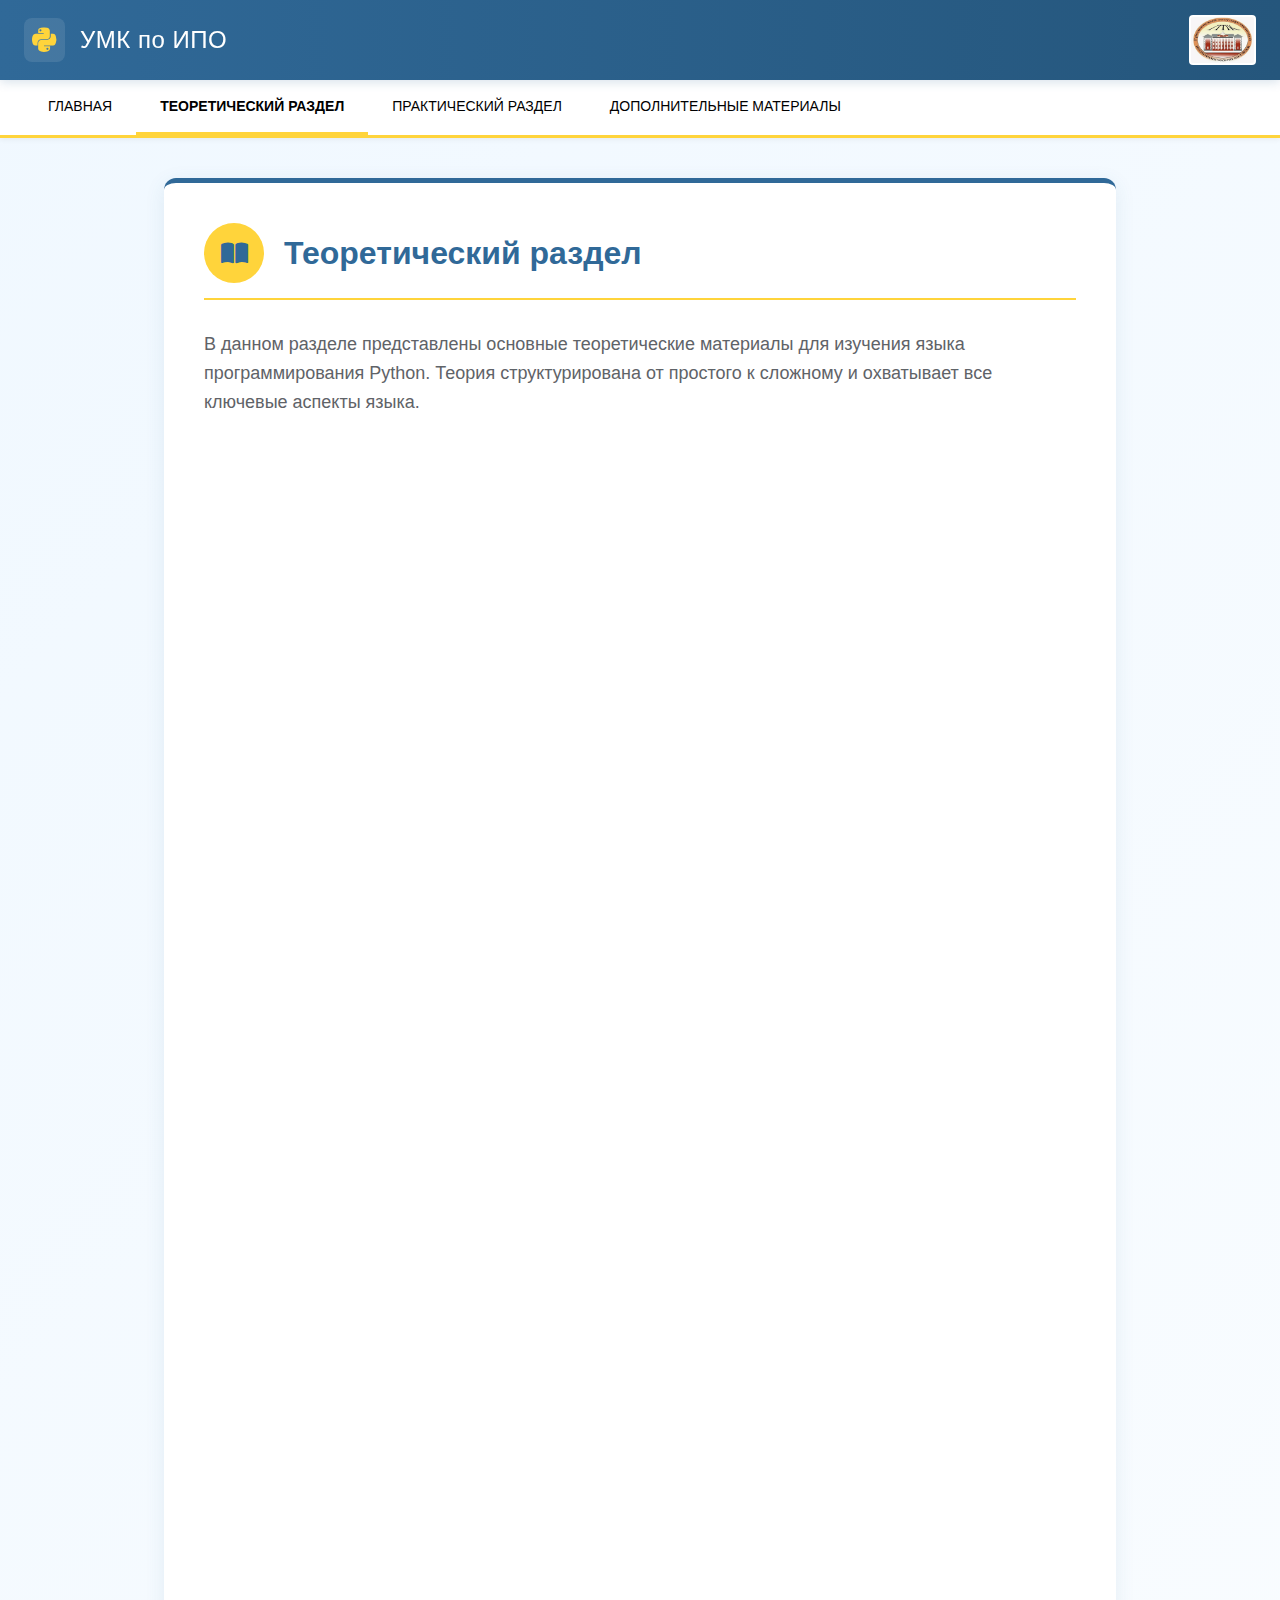
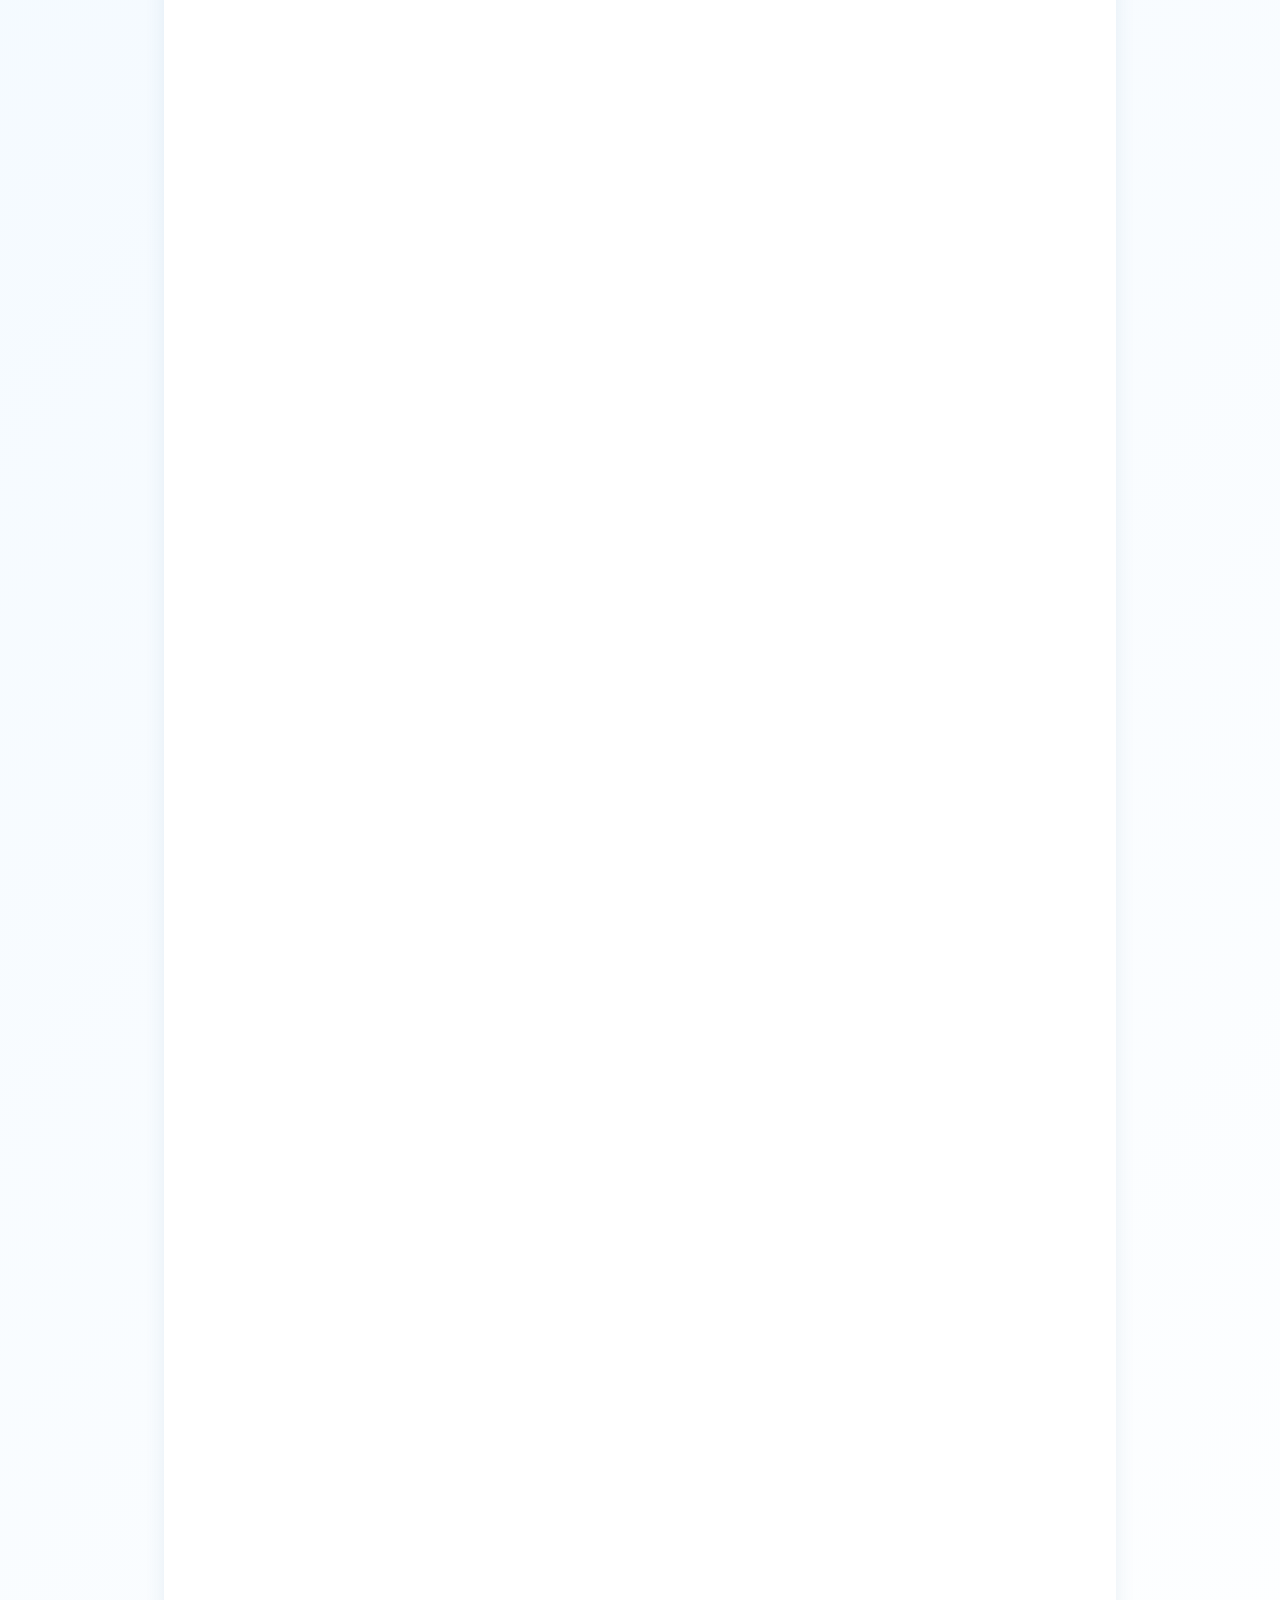
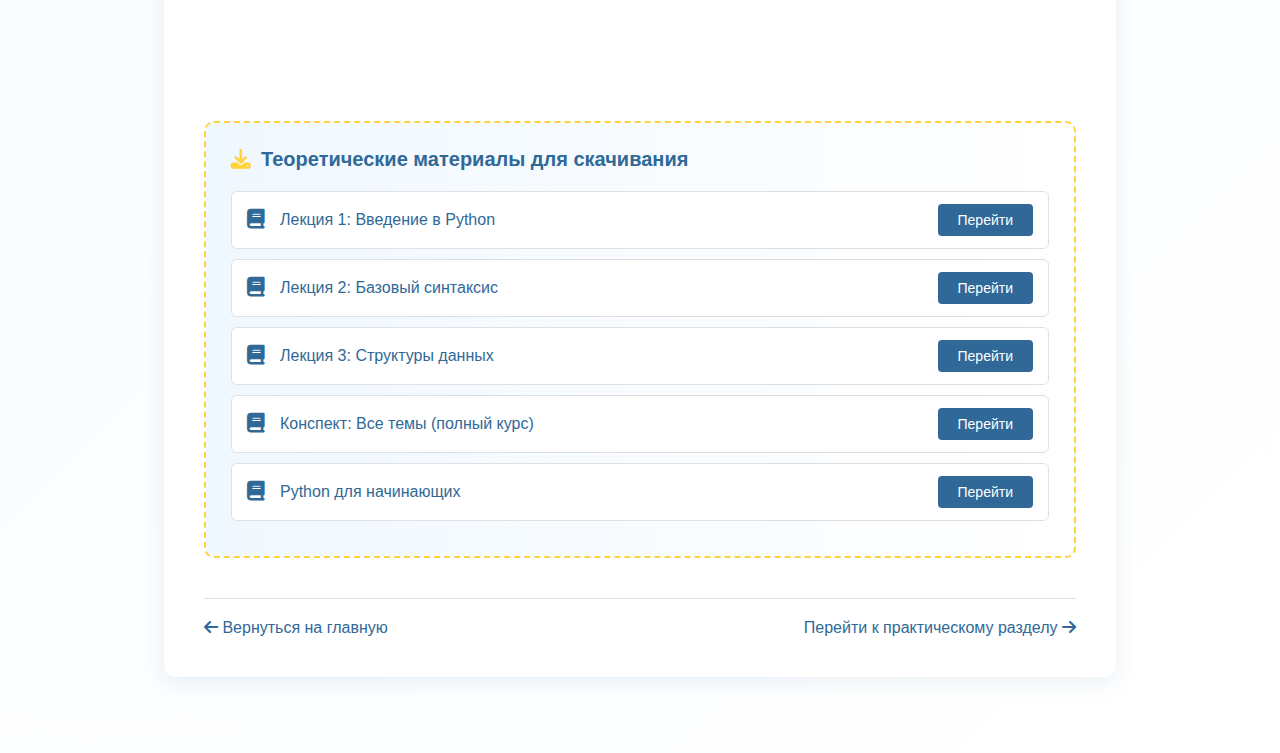
<file: лютый сайт по ИПО/YMK/theory.html>
<!DOCTYPE html>
<html lang="ru">
<head>
    <meta charset="UTF-8">
    <meta name="viewport" content="width=device-width, initial-scale=1.0">
    <title>Теоретический раздел - УМК по ИПО</title>
    <link rel="stylesheet" href="https://cdnjs.cloudflare.com/ajax/libs/font-awesome/6.4.0/css/all.min.css">
    <style>
        /* Цветовая палитра Python: синий (#306998) и желтый (#FFD43B) */
        :root {
            --python-blue: #306998;
            --python-blue-dark: #25567c;
            --python-yellow: #FFD43B;
            --python-yellow-dark: #e6bf35;
            --python-light: #f0f8ff;
            --python-gray: #5f6368;
            --python-light-gray: #f8f9fa;
        }
        
        * {
            margin: 0;
            padding: 0;
            box-sizing: border-box;
        }
        
        body {
            font-family: 'Roboto', 'Segoe UI', Arial, sans-serif;
            background: linear-gradient(135deg, var(--python-light) 0%, #ffffff 100%);
            color: #202124;
            min-height: 100vh;
        }
        
        /* Шапка сайта */
        .site-header {
            background: linear-gradient(to right, var(--python-blue), var(--python-blue-dark));
            padding: 15px 24px;
            display: flex;
            justify-content: space-between;
            align-items: center;
            position: sticky;
            top: 0;
            z-index: 100;
            box-shadow: 0 2px 10px rgba(48, 105, 152, 0.2);
        }
        
        .logo {
            display: flex;
            align-items: center;
            gap: 15px;
        }
        
        .logo-icon {
            color: var(--python-yellow);
            font-size: 28px;
            background: rgba(255, 255, 255, 0.1);
            padding: 8px;
            border-radius: 8px;
        }
        
        .site-name {
            font-size: 24px;
            font-weight: 500;
            color: white;
            letter-spacing: 0.5px;
        }
        
        /* Место для фото справа */
        .header-photo {
            display: flex;
            align-items: center;
        }
        
        .institute-photo {
            height: 50px;
            width: auto;
            border-radius: 4px;
            transition: transform 0.3s;
            object-fit: contain;
            background-color: white;
            padding: 2px;
        }
        
        .institute-photo:hover {
            transform: scale(1.05);
        }
        
        /* Навигационная панель */
        .nav-container {
            background: white;
            border-bottom: 3px solid var(--python-yellow);
            padding: 0 24px;
            box-shadow: 0 2px 5px rgba(0,0,0,0.05);
        }
        
        .nav-tabs {
            display: flex;
            list-style: none;
        }
        
        .nav-tab {
            padding: 18px 24px;
            border-bottom: 3px solid transparent;
            cursor: pointer;
            font-size: 14px;
            font-weight: 500;
            color: #000000;
            transition: all 0.3s;
            position: relative;
        }
        
        .nav-tab:hover {
            background-color: rgba(255, 212, 59, 0.1);
            color: #000000;
        }
        
        .nav-tab.active {
            color: #000000;
            border-bottom-color: var(--python-yellow);
            background-color: transparent;
            font-weight: 600;
        }
        
        /* Основной контент */
        .main-content {
            max-width: 1000px;
            margin: 40px auto;
            padding: 0 24px;
        }
        
        .content-card {
            background: white;
            border-radius: 12px;
            padding: 40px;
            box-shadow: 0 5px 20px rgba(48, 105, 152, 0.1);
            border-top: 5px solid var(--python-blue);
            margin-bottom: 30px;
        }
        
        .section-header {
            display: flex;
            align-items: center;
            margin-bottom: 30px;
            padding-bottom: 15px;
            border-bottom: 2px solid var(--python-yellow);
        }
        
        .section-icon {
            background: var(--python-yellow);
            color: var(--python-blue);
            width: 60px;
            height: 60px;
            border-radius: 50%;
            display: flex;
            align-items: center;
            justify-content: center;
            margin-right: 20px;
            font-size: 24px;
        }
        
        .section-title {
            font-size: 32px;
            font-weight: 600;
            color: var(--python-blue);
            margin: 0;
        }
        
        /* Тематические блоки */
        .topic-card {
            background: var(--python-light);
            border-radius: 10px;
            padding: 25px;
            margin-bottom: 25px;
            border-left: 4px solid var(--python-blue);
            transition: transform 0.3s, box-shadow 0.3s;
        }
        
        .topic-card:hover {
            transform: translateY(-5px);
            box-shadow: 0 8px 25px rgba(48, 105, 152, 0.15);
        }
        
        .topic-header {
            display: flex;
            align-items: center;
            margin-bottom: 15px;
        }
        
        .topic-number {
            background: var(--python-blue);
            color: white;
            width: 35px;
            height: 35px;
            border-radius: 50%;
            display: flex;
            align-items: center;
            justify-content: center;
            font-weight: bold;
            margin-right: 15px;
            font-size: 16px;
        }
        
        .topic-title {
            font-size: 22px;
            font-weight: 600;
            color: var(--python-blue);
            margin: 0;
        }
        
        .topic-content {
            color: var(--python-gray);
            line-height: 1.7;
            margin-bottom: 15px;
        }
        
        .subtopics {
            margin-top: 15px;
            padding-left: 20px;
        }
        
        .subtopic {
            margin-bottom: 8px;
            position: relative;
            padding-left: 25px;
            color: var(--python-gray);
        }
        
        .subtopic:before {
            content: "▶";
            position: absolute;
            left: 0;
            color: var(--python-yellow);
            font-size: 12px;
        }
        
        /* Материалы для скачивания */
        .materials-section {
            background: linear-gradient(to right, var(--python-light), #ffffff);
            border-radius: 10px;
            padding: 25px;
            margin-top: 40px;
            border: 2px dashed var(--python-yellow);
        }
        
        .materials-title {
            font-size: 20px;
            color: var(--python-blue);
            margin-bottom: 20px;
            display: flex;
            align-items: center;
        }
        
        .materials-title i {
            margin-right: 10px;
            color: var(--python-yellow);
        }
        
        .material-item {
            display: flex;
            align-items: center;
            padding: 12px 15px;
            background: white;
            border-radius: 6px;
            margin-bottom: 10px;
            border: 1px solid #e0e0e0;
            transition: all 0.3s;
        }
        
        .material-item:hover {
            background: var(--python-light);
            border-color: var(--python-yellow);
        }
        
        .material-icon {
            color: var(--python-blue);
            margin-right: 15px;
            font-size: 20px;
        }
        
        .material-info {
            flex-grow: 1;
        }
        
        .material-name {
            font-weight: 500;
            color: var(--python-blue);
            margin: 0;
        }
        
        .open-btn {
            background: var(--python-blue);
            color: white;
            border: none;
            padding: 8px 20px;
            border-radius: 4px;
            cursor: pointer;
            font-weight: 500;
            transition: all 0.3s;
            text-decoration: none;
            font-family: inherit;
            font-size: 14px;
            display: inline-block;
        }
        
        .open-btn:hover {
            background: var(--python-blue-dark);
            transform: translateY(-2px);
            box-shadow: 0 4px 8px rgba(48, 105, 152, 0.3);
        }
        
        /* Футер */
        .site-footer {
            background: linear-gradient(to right, var(--python-blue), var(--python-blue-dark));
            color: white;
            padding: 30px 24px;
            margin-top: 60px;
            text-align: center;
        }
        
        .footer-content {
            max-width: 1000px;
            margin: 0 auto;
        }
        
        .python-snake {
            font-size: 14px;
            color: var(--python-yellow);
            margin-top: 10px;
            font-family: monospace;
        }
        
        /* Адаптивность */
        @media (max-width: 768px) {
            .site-header, .nav-container {
                padding: 12px 16px;
            }
            
            .main-content {
                padding: 0 16px;
                margin: 20px auto;
            }
            
            .content-card {
                padding: 25px 20px;
            }
            
            .nav-tab {
                padding: 14px 16px;
                font-size: 13px;
            }
            
            .nav-tabs {
                flex-wrap: wrap;
            }
            
            .site-name {
                font-size: 20px;
            }
            
            .institute-photo {
                height: 40px;
            }
            
            .section-header {
                flex-direction: column;
                text-align: center;
            }
            
            .section-icon {
                margin-right: 0;
                margin-bottom: 15px;
            }
            
            .material-item {
                flex-direction: column;
                align-items: flex-start;
                gap: 10px;
            }
            
            .open-btn {
                align-self: flex-end;
                margin-top: 10px;
            }
        }
        
        @media (max-width: 480px) {
            .institute-photo {
                height: 35px;
            }
            
            .topic-header {
                flex-direction: column;
                align-items: flex-start;
            }
            
            .topic-number {
                margin-bottom: 10px;
            }
            
            .material-item {
                padding: 15px;
            }
        }
    </style>
</head>
<body>
    <!-- Шапка сайта -->
    <header class="site-header">
        <div class="logo">
            <i class="fab fa-python logo-icon"></i>
            <span class="site-name">УМК по ИПО</span>
        </div>
        
        <!-- Место для вашего фото -->
        <div class="header-photo">
            <img src="GGPK.png" 
                 alt="Герб или логотип института" 
                 class="institute-photo"
                 onerror="this.style.display='none'">
        </div>
    </header>
    
    <!-- Навигационная панель -->
    <!-- Навигационная панель -->
<nav class="nav-container">
    <ul class="nav-tabs">
        <li class="nav-tab" onclick="window.location.href='index.html'">ГЛАВНАЯ</li>
        <li class="nav-tab active">ТЕОРЕТИЧЕСКИЙ РАЗДЕЛ</li>
        <li class="nav-tab" onclick="window.location.href='practice.html'">ПРАКТИЧЕСКИЙ РАЗДЕЛ</li>
        <li class="nav-tab" onclick="window.location.href='materials.html'">ДОПОЛНИТЕЛЬНЫЕ МАТЕРИАЛЫ</li>
    </ul>
</nav>
    
    <!-- Основной контент -->
    <main class="main-content">
        <div class="content-card">
            <!-- Заголовок раздела -->
            <div class="section-header">
                <div class="section-icon">
                    <i class="fas fa-book-open"></i>
                </div>
                <h1 class="section-title">Теоретический раздел</h1>
            </div>
            
            <!-- Описание раздела -->
            <div style="margin-bottom: 40px;">
                <p style="font-size: 18px; line-height: 1.6; color: var(--python-gray); margin-bottom: 20px;">
                    В данном разделе представлены основные теоретические материалы для изучения языка программирования Python. Теория структурирована от простого к сложному и охватывает все ключевые аспекты языка.
                </p>
            </div>
            
            <!-- Тема 1: Введение в Python -->
            <div class="topic-card">
                <div class="topic-header">
                    <div class="topic-number">1</div>
                    <h3 class="topic-title">Введение в Python</h3>
                </div>
                <div class="topic-content">
                    <p>Основные концепции языка Python, история создания, философия Python (The Zen of Python), установка и настройка среды разработки.</p>
                    
                    <div class="subtopics">
                        <div class="subtopic">История и философия языка Python</div>
                        <div class="subtopic">Установка Python и настройка окружения</div>
                        <div class="subtopic">Первая программа "Hello, World!"</div>
                        <div class="subtopic">Интерактивный режим Python (REPL)</div>
                        <div class="subtopic">Основные IDE: PyCharm, VS Code, Jupyter Notebook</div>
                    </div>
                </div>
            </div>
            
            <!-- Тема 2: Базовый синтаксис -->
            <div class="topic-card">
                <div class="topic-header">
                    <div class="topic-number">2</div>
                    <h3 class="topic-title">Базовый синтаксис Python</h3>
                </div>
                <div class="topic-content">
                    <p>Изучение основных конструкций языка: переменные, типы данных, операторы, основные встроенные функции.</p>
                    
                    <div class="subtopics">
                        <div class="subtopic">Переменные и именование (PEP 8)</div>
                        <div class="subtopic">Основные типы данных: int, float, str, bool</div>
                        <div class="subtopic">Операторы: арифметические, сравнения, логические</div>
                        <div class="subtopic">Ввод и вывод данных (input(), print())</div>
                        <div class="subtopic">Преобразование типов данных</div>
                        <div class="subtopic">Комментарии и документирование кода</div>
                    </div>
                </div>
            </div>
            
            <!-- Тема 3: Структуры данных -->
            <div class="topic-card">
                <div class="topic-header">
                    <div class="topic-number">3</div>
                    <h3 class="topic-title">Структуры данных в Python</h3>
                </div>
                <div class="topic-content">
                    <p>Работа с основными структурами данных: списки, кортежи, словари, множества. Методы и операции для каждой структуры.</p>
                    
                    <div class="subtopics">
                        <div class="subtopic">Списки (list): создание, методы, срезы</div>
                        <div class="subtopic">Кортежи (tuple): особенности и применение</div>
                        <div class="subtopic">Словари (dict): ключи, значения, методы</div>
                        <div class="subtopic">Множества (set): операции над множествами</div>
                        <div class="subtopic">Генераторы списков, словарей, множеств</div>
                        <div class="subtopic">Глубокое и поверхностное копирование</div>
                    </div>
                </div>
            </div>
            
            <!-- Тема 4: Управляющие конструкции -->
            <div class="topic-card">
                <div class="topic-header">
                    <div class="topic-number">4</div>
                    <h3 class="topic-title">Управляющие конструкции</h3>
                </div>
                <div class="topic-content">
                    <p>Условные операторы и циклы для управления потоком выполнения программы.</p>
                    
                    <div class="subtopics">
                        <div class="subtopic">Условный оператор if-elif-else</div>
                        <div class="subtopic">Цикл for: итерация по последовательностям</div>
                        <div class="subtopic">Цикл while: условное повторение</div>
                        <div class="subtopic">Операторы break, continue, pass</div>
                        <div class="subtopic">Вложенные циклы и условия</div>
                        <div class="subtopic">Тернарный оператор</div>
                    </div>
                </div>
            </div>
            
            <!-- Тема 5: Функции -->
            <div class="topic-card">
                <div class="topic-header">
                    <div class="topic-number">5</div>
                    <h3 class="topic-title">Функции в Python</h3>
                </div>
                <div class="topic-content">
                    <p>Создание и использование функций, параметры, возвращаемые значения, области видимости.</p>
                    
                    <div class="subtopics">
                        <div class="subtopic">Определение и вызов функций (def)</div>
                        <div class="subtopic">Позиционные и именованные аргументы</div>
                        <div class="subtopic">Аргументы по умолчанию</div>
                        <div class="subtopic">*args и **kwargs для переменного числа аргументов</div>
                        <div class="subtopic">Возвращение значений (return)</div>
                        <div class="subtopic">Области видимости: local, enclosing, global, built-in (LEGB)</div>
                        <div class="subtopic">Lambda-функции</div>
                        <div class="subtopic">Декораторы функций</div>
                    </div>
                </div>
            </div>
            
            <!-- Тема 6: ООП -->
            <div class="topic-card">
                <div class="topic-header">
                    <div class="topic-number">6</div>
                    <h3 class="topic-title">Объектно-ориентированное программирование</h3>
                </div>
                <div class="topic-content">
                    <p>Основы ООП в Python: классы, объекты, наследование, полиморфизм, инкапсуляция.</p>
                    
                    <div class="subtopics">
                        <div class="subtopic">Классы и объекты (class)</div>
                        <div class="subtopic">Конструктор __init__ и атрибуты</div>
                        <div class="subtopic">Методы: экземплярные, классовые, статические</div>
                        <div class="subtopic">Наследование и полиморфизм</div>
                        <div class="subtopic">Инкапсуляция и свойства (@property)</div>
                        <div class="subtopic">Магические методы (__str__, __repr__, etc.)</div>
                        <div class="subtopic">Абстрактные классы и методы</div>
                    </div>
                </div>
            </div>
            
            <!-- Тема 7: Обработка исключений -->
            <div class="topic-card">
                <div class="topic-header">
                    <div class="topic-number">7</div>
                    <h3 class="topic-title">Обработка исключений</h3>
                </div>
                <div class="topic-content">
                    <p>Механизм обработки ошибок и исключений для создания устойчивых программ.</p>
                    
                    <div class="subtopics">
                        <div class="subtopic">Блоки try-except</div>
                        <div class="subtopic">Типы исключений (ValueError, TypeError, etc.)</div>
                        <div class="subtopic">Блоки else и finally</div>
                        <div class="subtopic">Создание пользовательских исключений</div>
                        <div class="subtopic">Исключения в функциях и методах</div>
                        <div class="subtopic">Логирование ошибок</div>
                    </div>
                </div>
            </div>
            
            <!-- Материалы для скачивания -->
            <div class="materials-section">
                <h3 class="materials-title">
                    <i class="fas fa-download"></i> Теоретические материалы для скачивания
                </h3>
                
                <!-- Лекция 1 -->
                <div class="material-item">
                    <div class="material-icon">
                        <i class="fas fa-book"></i>
                    </div>
                    <div class="material-info">
                        <div class="material-name">Лекция 1: Введение в Python</div>
                    </div>
                    <a href="https://docs.python.org/3/tutorial/appetite.html" 
                       target="_blank" 
                       class="open-btn">
                        Перейти
                    </a>
                </div>
                
                <!-- Лекция 2 -->
                <div class="material-item">
                    <div class="material-icon">
                        <i class="fas fa-book"></i>
                    </div>
                    <div class="material-info">
                        <div class="material-name">Лекция 2: Базовый синтаксис</div>
                    </div>
                    <a href="https://docs.python.org/3/tutorial/introduction.html" 
                       target="_blank" 
                       class="open-btn">
                        Перейти
                    </a>
                </div>
                
                <!-- Лекция 3 -->
                <div class="material-item">
                    <div class="material-icon">
                        <i class="fas fa-book"></i>
                    </div>
                    <div class="material-info">
                        <div class="material-name">Лекция 3: Структуры данных</div>
                    </div>
                    <a href="https://docs.python.org/3/tutorial/datastructures.html" 
                       target="_blank" 
                       class="open-btn">
                        Перейти
                    </a>
                </div>
                
                <!-- Полный курс -->
                <div class="material-item">
                    <div class="material-icon">
                        <i class="fas fa-book"></i>
                    </div>
                    <div class="material-info">
                        <div class="material-name">Конспект: Все темы (полный курс)</div>
                    </div>
                    <a href="https://docs.python.org/3/tutorial/index.html" 
                       target="_blank" 
                       class="open-btn">
                        Перейти
                    </a>
                </div>
                
                <!-- Дополнительный материал -->
                <div class="material-item">
                    <div class="material-icon">
                        <i class="fas fa-book"></i>
                    </div>
                    <div class="material-info">
                        <div class="material-name">Python для начинающих</div>
                    </div>
                    <a href="https://pythonworld.ru/samouchitel-python" 
                       target="_blank" 
                       class="open-btn">
                        Перейти
                    </a>
                </div>
            </div>
            
            <!-- Навигация по разделам -->
            <div style="display: flex; justify-content: space-between; margin-top: 40px; padding-top: 20px; border-top: 1px solid #e0e0e0;">
                <a href="index.html" style="color: var(--python-blue); text-decoration: none; font-weight: 500;">
                    <i class="fas fa-arrow-left"></i> Вернуться на главную
                </a>
                <a href="practice.html" style="color: var(--python-blue); text-decoration: none; font-weight: 500;">
                    Перейти к практическому разделу <i class="fas fa-arrow-right"></i>
                </a>
            </div>
        </div>
    </main>
    
    <!-- Футер -->
     <div style="margin: 15px 0;">
           <a href="https://instagram.com/andrey_paznanski" 
   target="_blank" 
   rel="noopener noreferrer"
   style="color: white; margin: 0 10px; font-size: 18px; text-decoration: none; transition: all 0.3s; display: inline-flex; align-items: center; gap: 10px;"
   onmouseover="this.style.color='var(--python-yellow)'; this.style.transform='translateY(-2px)'"
   onmouseout="this.style.color='white'; this.style.transform='translateY(0)'">
    <i class="fab fa-instagram" style="font-size: 20px;"></i>
    <span>Instagram разработчика</span>
</a>
    
    <script>
        // Обработка навигации
        document.addEventListener('DOMContentLoaded', function() {
            const navTabs = document.querySelectorAll('.nav-tab');
            navTabs.forEach(tab => {
                tab.addEventListener('click', function() {
                    // Удаляем класс active у всех вкладок
                    navTabs.forEach(t => t.classList.remove('active'));
                    // Добавляем класс active текущей вкладке
                    this.classList.add('active');
                    
                    // Если это не текущая страница, переходим по ссылке
                    const page = this.textContent.trim();
                    const currentPage = 'ТЕОРЕТИЧЕСКИЙ РАЗДЕЛ';
                    
                    if (page !== currentPage) {
                        switch(page) {
                            case 'ГЛАВНАЯ':
                                window.location.href = 'index.html';
                                break;
                            case 'ТЕОРЕТИЧЕСКИЙ РАЗДЕЛ':
                                window.location.href = 'theory.html';
                                break;
                            case 'ПРАКТИЧЕСКИЙ РАЗДЕЛ':
                                window.location.href = 'practice.html';
                                break;
                            case 'ДОПОЛНИТЕЛЬНЫЕ МАТЕРИАЛЫ':
                                window.location.href = 'materials.html';
                                break;
                            
                        }
                    }
                });
            });
            
            // Обработка кнопок перехода
            const openBtns = document.querySelectorAll('.open-btn');
            openBtns.forEach(btn => {
                btn.addEventListener('click', function(e) {
                    // Получаем название материала
                    const materialItem = this.closest('.material-item');
                    const materialName = materialItem.querySelector('.material-name').textContent;
                    
                    // Показываем уведомление об открытии
                    showNotification(`"${materialName}" открыт!`, 'success');
                });
            });
            
            // Функция для показа уведомлений
            function showNotification(message, type = 'info') {
                const notification = document.createElement('div');
                notification.style.cssText = `
                    position: fixed;
                    top: 20px;
                    right: 20px;
                    background: ${type === 'info' ? 'var(--python-blue)' : '#4CAF50'};
                    color: white;
                    padding: 15px 25px;
                    border-radius: 8px;
                    box-shadow: 0 5px 15px rgba(0,0,0,0.2);
                    z-index: 1000;
                    opacity: 0;
                    transform: translateX(100px);
                    transition: all 0.3s ease;
                    font-weight: 500;
                    max-width: 350px;
                    word-wrap: break-word;
                `;
                notification.innerHTML = `
                    <div style="display: flex; align-items: center; gap: 10px;">
                        <i class="fas ${type === 'info' ? 'fa-info-circle' : 'fa-check-circle'}"></i>
                        <span>${message}</span>
                    </div>
                `;
                document.body.appendChild(notification);
                
                // Анимация появления
                setTimeout(() => {
                    notification.style.opacity = '1';
                    notification.style.transform = 'translateX(0)';
                }, 10);
                
                // Автоматическое скрытие через 3 секунды
                setTimeout(() => {
                    notification.style.opacity = '0';
                    notification.style.transform = 'translateX(100px)';
                    setTimeout(() => notification.remove(), 300);
                }, 3000);
                
                // Возможность закрыть уведомление
                notification.addEventListener('click', function() {
                    notification.style.opacity = '0';
                    notification.style.transform = 'translateX(100px)';
                    setTimeout(() => notification.remove(), 300);
                });
            }
            
            // Добавляем иконку Python в заголовок вкладки
            document.title = "📚 " + document.title;
            
            // Анимация при загрузке
            setTimeout(() => {
                document.querySelectorAll('.topic-card').forEach((card, index) => {
                    card.style.animationDelay = `${index * 0.1}s`;
                    card.style.animation = 'slideUp 0.5s ease forwards';
                });
                
                // Создаем анимацию
                const style = document.createElement('style');
                style.textContent = `
                    @keyframes slideUp {
                        from {
                            opacity: 0;
                            transform: translateY(20px);
                        }
                        to {
                            opacity: 1;
                            transform: translateY(0);
                        }
                    }
                    
                    .topic-card {
                        opacity: 0;
                    }
                `;
                document.head.appendChild(style);
            }, 100);
        });
    </script>
</body>
</html>
</file>
